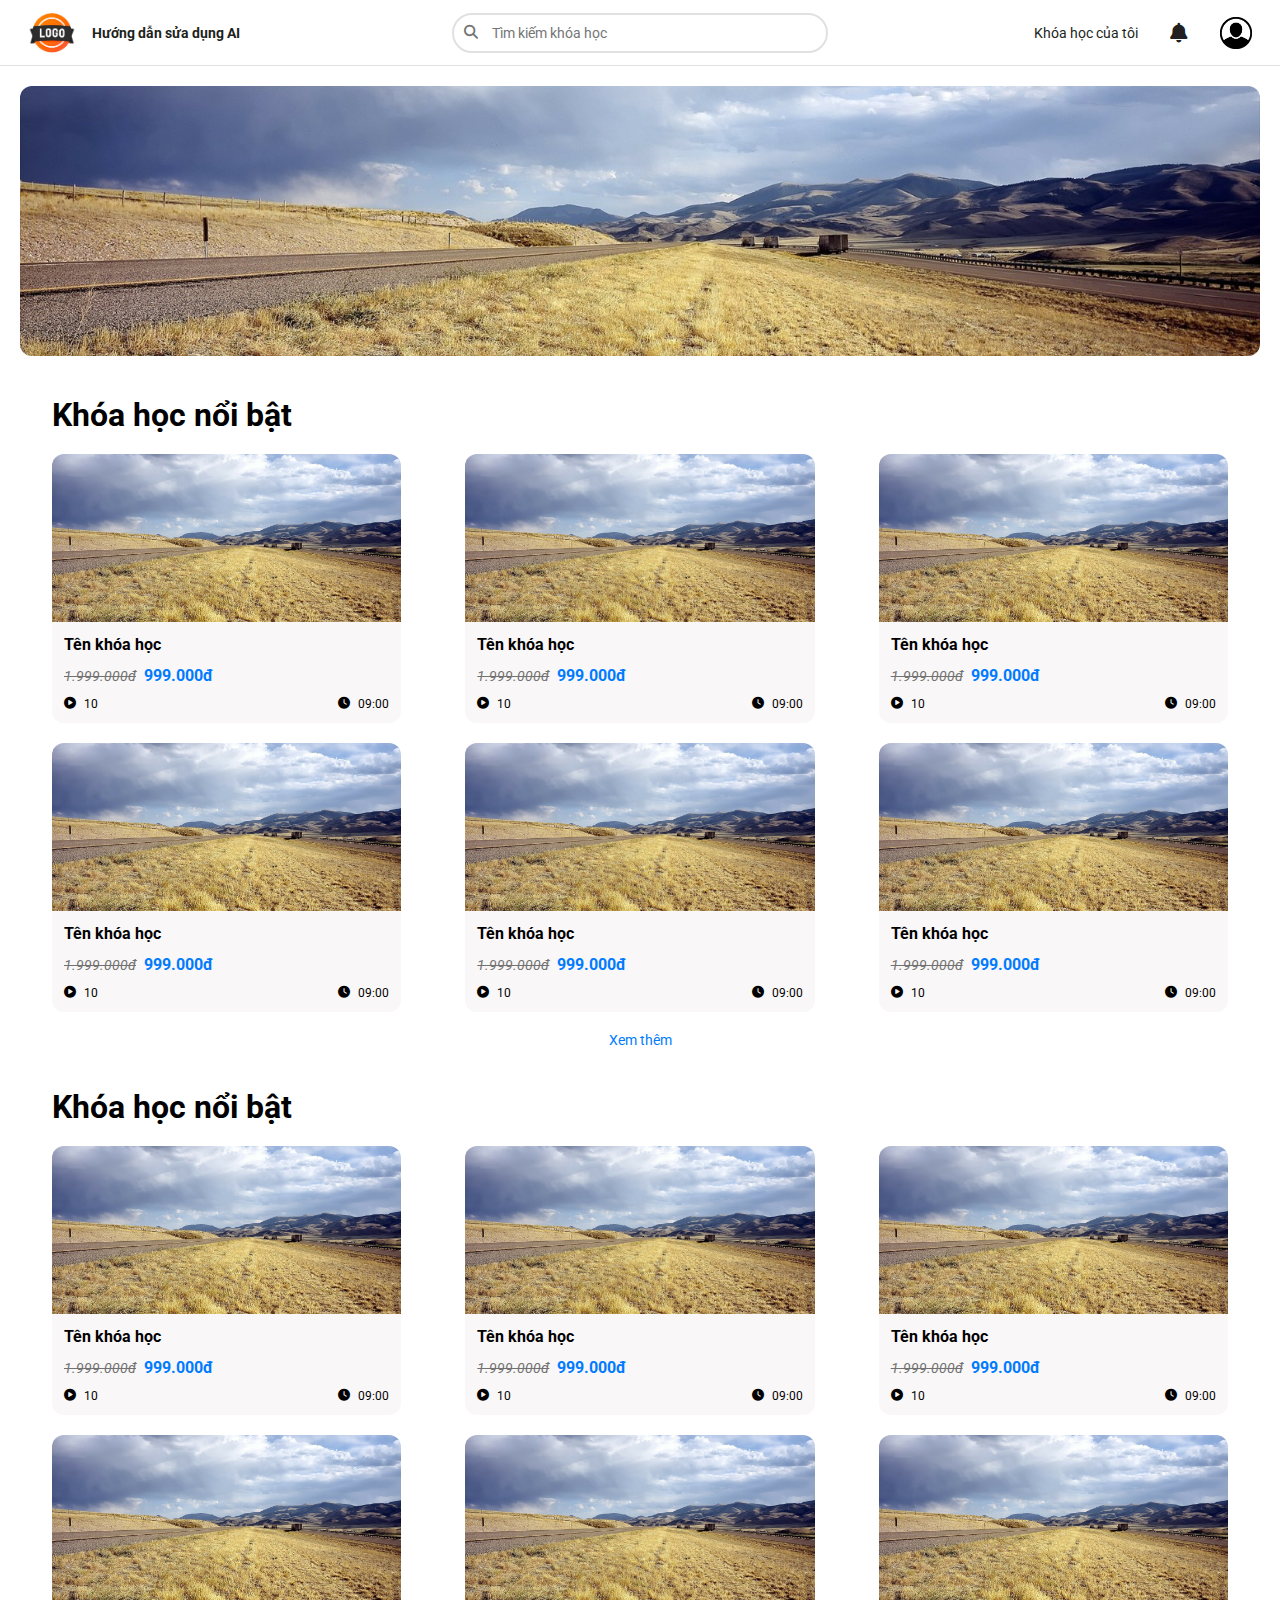
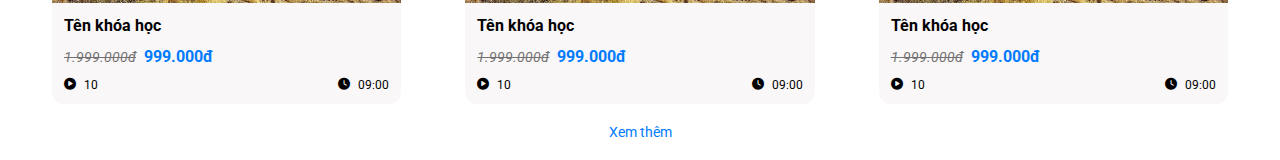
<file: src/index.html>
<!DOCTYPE html>
<html lang="en">
<head>
    <meta charset="UTF-8">
    <meta name="viewport" content="width=device-width, initial-scale=1.0">
    <title>Learning Management System</title>

    <!-- link font -->
    <link rel="preconnect" href="https://fonts.googleapis.com">
    <link rel="preconnect" href="https://fonts.gstatic.com" crossorigin>
    <link href="https://fonts.googleapis.com/css2?family=Roboto:ital,wght@0,100;0,300;0,400;0,500;0,700;0,900;1,100;1,300;1,400;1,500;1,700;1,900&display=swap" rel="stylesheet">

    <link rel="stylesheet" href="https://cdnjs.cloudflare.com/ajax/libs/font-awesome/6.5.1/css/all.min.css">
    <link rel="stylesheet" href="./assets/css/base.css">
    <link rel="stylesheet" href="./assets/css/style.css">
    <link rel="stylesheet" href="./assets/css/header.css">
    <link rel="stylesheet" href="./assets/responsive/indexResponsive.css">
</head>
<body>
    <header>
        <div class="header__left">
            <img src="./assets/img/logo.png" alt="logo">
            <h1>Hướng dẫn sửa dụng AI</h1>
        </div>
        <div class="header__center">
            <div class="header__search">
                <i class="fa-solid fa-magnifying-glass"></i>
                <input type="text" name="" id="search" placeholder="Tìm kiếm khóa học" aria-expanded="false" autocomplete="off">
                <div class="header__searchResults hidden">
                    <p>Kết quả tìm kiếm cho 'abc'</p>
                    <a href="#" class="header__searchResults--item">
                        <img src="./assets/img/logo.png" alt="">
                        <p>Khóa học ABC</p>
                    </a>
                </div>
            </div>
        </div>
        <div class="header__right">
            <div class="header__course">
                <button class="header__course--button cursor-pointer" aria-expanded="false">Khóa học của tôi</button>
                <div class="header__course--list hidden">
                    <div class="header__right--top">
                        <h6>Khóa học của tôi</h6>
                        <a href="#">Xem tất cả</a>
                    </div>
                    <div class="header__course--bottom">
                        <a class="header__course--item cursor-pointer">
                            <img src="./assets/img/yellow.jpg" alt="course">
                            <p>Khóa học ABC</p>
                        </a>
                        <a class="header__course--item cursor-pointer">
                            <img src="./assets/img/yellow.jpg" alt="course">
                            <p>Khóa học ABC</p>
                        </a>
                        <a class="header__course--item cursor-pointer">
                            <img src="./assets/img/yellow.jpg" alt="course">
                            <p>Khóa học ABC</p>
                        </a>
                    </div>
                </div>
            </div>
            <div class="header__noti">
                <i class="fa-solid fa-bell cursor-pointer"></i>
                <div class="header__noti--list hidden">
                    <div class="header__right--top">
                        <h6>Thông báo</h6>
                        <a href="#">Xem tất cả</a>
                    </div>
                    <div class="header__noti--bottom">
                        <a class="header__noti--item cursor-pointer">
                            <img src="./assets/img/logo.png" alt="course">
                            <p>Thông báo ABC</p>
                        </a>
                    </div>
                </div>
            </div>
            <div class="header__user">
                <img class="cursor-pointer" src="./assets/img/avt.png" alt="">
                <div class="header__user--menu hidden">
                    <div class="header__user--top">
                        <img class="cursor-pointer" src="./assets/img/avt.png" alt="">
                        <p>Nguyễn Văn A</p>
                    </div>
                    <hr>
                    <div class="header__user--bottom">
                        <a href="#">Tài khoản</a>
                        <a href="#">Quản lý</a>
                        <a href="#">Đăng xuất</a>
                    </div>
                </div>
            </div>
        </div>
    </header>

    <!-- CONTAINER -->
    <div class="container">
        <!-- SLIDER -->
        <div class="slider">
            <!-- <i class="fa-solid fa-chevron-left slider__arrow slider__arrowLeft"></i>
            <i class="fa-solid fa-chevron-right slider__arrow slider__arrowRight"></i> -->
            <div class="slider__list">
                <a href="1">
                    <img src="./assets/img/slider_1.jpg" alt="">
                </a>
                <a href="2">
                    <img src="./assets/img/slider_2.jpg" alt="">
                </a>
                <a href="3">
                    <img src="./assets/img/slider_3.jpg" alt="">
                </a>
            </div>
        </div>

        <!-- LIST COURSE -->
        <div class="listCourse">
            <h2>Khóa học nổi bật</h2>
            <div class="course__list">
                <div class="course__item">
                    <a href="#"><img src="./assets/img/slider_1.jpg" alt=""></a>
                    <div class="course__content">
                        <h3>Tên khóa học</h3>
                        <div class="course__price">
                            <p class="course__price--old">1.999.000đ</p>
                            <p class="course__price--new">999.000đ</p>
                            <!-- <p class="course__price--old">Miễn phí</p> -->
                        </div>
                        <div class="course__bottom">
                            <div>
                                <i class="fa-solid fa-circle-play"></i>
                                <p>10</p>
                            </div>
                            <div>
                                <i class="fa-solid fa-clock"></i>
                                <p>09:00</p>
                            </div>
                        </div>
                    </div>
                </div>
                <div class="course__item">
                    <a href="#"><img src="./assets/img/slider_1.jpg" alt=""></a>
                    <div class="course__content">
                        <h3>Tên khóa học</h3>
                        <div class="course__price">
                            <p class="course__price--old">1.999.000đ</p>
                            <p class="course__price--new">999.000đ</p>
                            <!-- <p class="course__price--old">Miễn phí</p> -->
                        </div>
                        <div class="course__bottom">
                            <div>
                                <i class="fa-solid fa-circle-play"></i>
                                <p>10</p>
                            </div>
                            <div>
                                <i class="fa-solid fa-clock"></i>
                                <p>09:00</p>
                            </div>
                        </div>
                    </div>
                </div>
                <div class="course__item">
                    <a href="#"><img src="./assets/img/slider_1.jpg" alt=""></a>
                    <div class="course__content">
                        <h3>Tên khóa học</h3>
                        <div class="course__price">
                            <p class="course__price--old">1.999.000đ</p>
                            <p class="course__price--new">999.000đ</p>
                            <!-- <p class="course__price--old">Miễn phí</p> -->
                        </div>
                        <div class="course__bottom">
                            <div>
                                <i class="fa-solid fa-circle-play"></i>
                                <p>10</p>
                            </div>
                            <div>
                                <i class="fa-solid fa-clock"></i>
                                <p>09:00</p>
                            </div>
                        </div>
                    </div>
                </div>
                <div class="course__item">
                    <a href="#"><img src="./assets/img/slider_1.jpg" alt=""></a>
                    <div class="course__content">
                        <h3>Tên khóa học</h3>
                        <div class="course__price">
                            <p class="course__price--old">1.999.000đ</p>
                            <p class="course__price--new">999.000đ</p>
                            <!-- <p class="course__price--old">Miễn phí</p> -->
                        </div>
                        <div class="course__bottom">
                            <div>
                                <i class="fa-solid fa-circle-play"></i>
                                <p>10</p>
                            </div>
                            <div>
                                <i class="fa-solid fa-clock"></i>
                                <p>09:00</p>
                            </div>
                        </div>
                    </div>
                </div>
                <div class="course__item">
                    <a href="#"><img src="./assets/img/slider_1.jpg" alt=""></a>
                    <div class="course__content">
                        <h3>Tên khóa học</h3>
                        <div class="course__price">
                            <p class="course__price--old">1.999.000đ</p>
                            <p class="course__price--new">999.000đ</p>
                            <!-- <p class="course__price--old">Miễn phí</p> -->
                        </div>
                        <div class="course__bottom">
                            <div>
                                <i class="fa-solid fa-circle-play"></i>
                                <p>10</p>
                            </div>
                            <div>
                                <i class="fa-solid fa-clock"></i>
                                <p>09:00</p>
                            </div>
                        </div>
                    </div>
                </div>
                <div class="course__item">
                    <a href="#"><img src="./assets/img/slider_1.jpg" alt=""></a>
                    <div class="course__content">
                        <h3>Tên khóa học</h3>
                        <div class="course__price">
                            <p class="course__price--old">1.999.000đ</p>
                            <p class="course__price--new">999.000đ</p>
                            <!-- <p class="course__price--old">Miễn phí</p> -->
                        </div>
                        <div class="course__bottom">
                            <div>
                                <i class="fa-solid fa-circle-play"></i>
                                <p>10</p>
                            </div>
                            <div>
                                <i class="fa-solid fa-clock"></i>
                                <p>09:00</p>
                            </div>
                        </div>
                    </div>
                </div>
            </div>
            <div class="course__more"><a href="#">Xem thêm</a></div>
        </div>
        <div class="listCourse">
            <h2>Khóa học nổi bật</h2>
            <div class="course__list">
                <div class="course__item">
                    <a href="#"><img src="./assets/img/slider_1.jpg" alt=""></a>
                    <div class="course__content">
                        <h3>Tên khóa học</h3>
                        <div class="course__price">
                            <p class="course__price--old">1.999.000đ</p>
                            <p class="course__price--new">999.000đ</p>
                            <!-- <p class="course__price--old">Miễn phí</p> -->
                        </div>
                        <div class="course__bottom">
                            <div>
                                <i class="fa-solid fa-circle-play"></i>
                                <p>10</p>
                            </div>
                            <div>
                                <i class="fa-solid fa-clock"></i>
                                <p>09:00</p>
                            </div>
                        </div>
                    </div>
                </div>
                <div class="course__item">
                    <a href="#"><img src="./assets/img/slider_1.jpg" alt=""></a>
                    <div class="course__content">
                        <h3>Tên khóa học</h3>
                        <div class="course__price">
                            <p class="course__price--old">1.999.000đ</p>
                            <p class="course__price--new">999.000đ</p>
                            <!-- <p class="course__price--old">Miễn phí</p> -->
                        </div>
                        <div class="course__bottom">
                            <div>
                                <i class="fa-solid fa-circle-play"></i>
                                <p>10</p>
                            </div>
                            <div>
                                <i class="fa-solid fa-clock"></i>
                                <p>09:00</p>
                            </div>
                        </div>
                    </div>
                </div>
                <div class="course__item">
                    <a href="#"><img src="./assets/img/slider_1.jpg" alt=""></a>
                    <div class="course__content">
                        <h3>Tên khóa học</h3>
                        <div class="course__price">
                            <p class="course__price--old">1.999.000đ</p>
                            <p class="course__price--new">999.000đ</p>
                            <!-- <p class="course__price--old">Miễn phí</p> -->
                        </div>
                        <div class="course__bottom">
                            <div>
                                <i class="fa-solid fa-circle-play"></i>
                                <p>10</p>
                            </div>
                            <div>
                                <i class="fa-solid fa-clock"></i>
                                <p>09:00</p>
                            </div>
                        </div>
                    </div>
                </div>
                <div class="course__item">
                    <a href="#"><img src="./assets/img/slider_1.jpg" alt=""></a>
                    <div class="course__content">
                        <h3>Tên khóa học</h3>
                        <div class="course__price">
                            <p class="course__price--old">1.999.000đ</p>
                            <p class="course__price--new">999.000đ</p>
                            <!-- <p class="course__price--old">Miễn phí</p> -->
                        </div>
                        <div class="course__bottom">
                            <div>
                                <i class="fa-solid fa-circle-play"></i>
                                <p>10</p>
                            </div>
                            <div>
                                <i class="fa-solid fa-clock"></i>
                                <p>09:00</p>
                            </div>
                        </div>
                    </div>
                </div>
                <div class="course__item">
                    <a href="#"><img src="./assets/img/slider_1.jpg" alt=""></a>
                    <div class="course__content">
                        <h3>Tên khóa học</h3>
                        <div class="course__price">
                            <p class="course__price--old">1.999.000đ</p>
                            <p class="course__price--new">999.000đ</p>
                            <!-- <p class="course__price--old">Miễn phí</p> -->
                        </div>
                        <div class="course__bottom">
                            <div>
                                <i class="fa-solid fa-circle-play"></i>
                                <p>10</p>
                            </div>
                            <div>
                                <i class="fa-solid fa-clock"></i>
                                <p>09:00</p>
                            </div>
                        </div>
                    </div>
                </div>
                <div class="course__item">
                    <a href="#"><img src="./assets/img/slider_1.jpg" alt=""></a>
                    <div class="course__content">
                        <h3>Tên khóa học</h3>
                        <div class="course__price">
                            <p class="course__price--old">1.999.000đ</p>
                            <p class="course__price--new">999.000đ</p>
                            <!-- <p class="course__price--old">Miễn phí</p> -->
                        </div>
                        <div class="course__bottom">
                            <div>
                                <i class="fa-solid fa-circle-play"></i>
                                <p>10</p>
                            </div>
                            <div>
                                <i class="fa-solid fa-clock"></i>
                                <p>09:00</p>
                            </div>
                        </div>
                    </div>
                </div>
            </div>
            <div class="course__more"><a href="#">Xem thêm</a></div>
        </div>
    </div>

    <footer></footer>

    <script src="./assets/js/index.js"></script>
    <script src="./assets/js/header.js"></script>
</body>
</html>
</file>
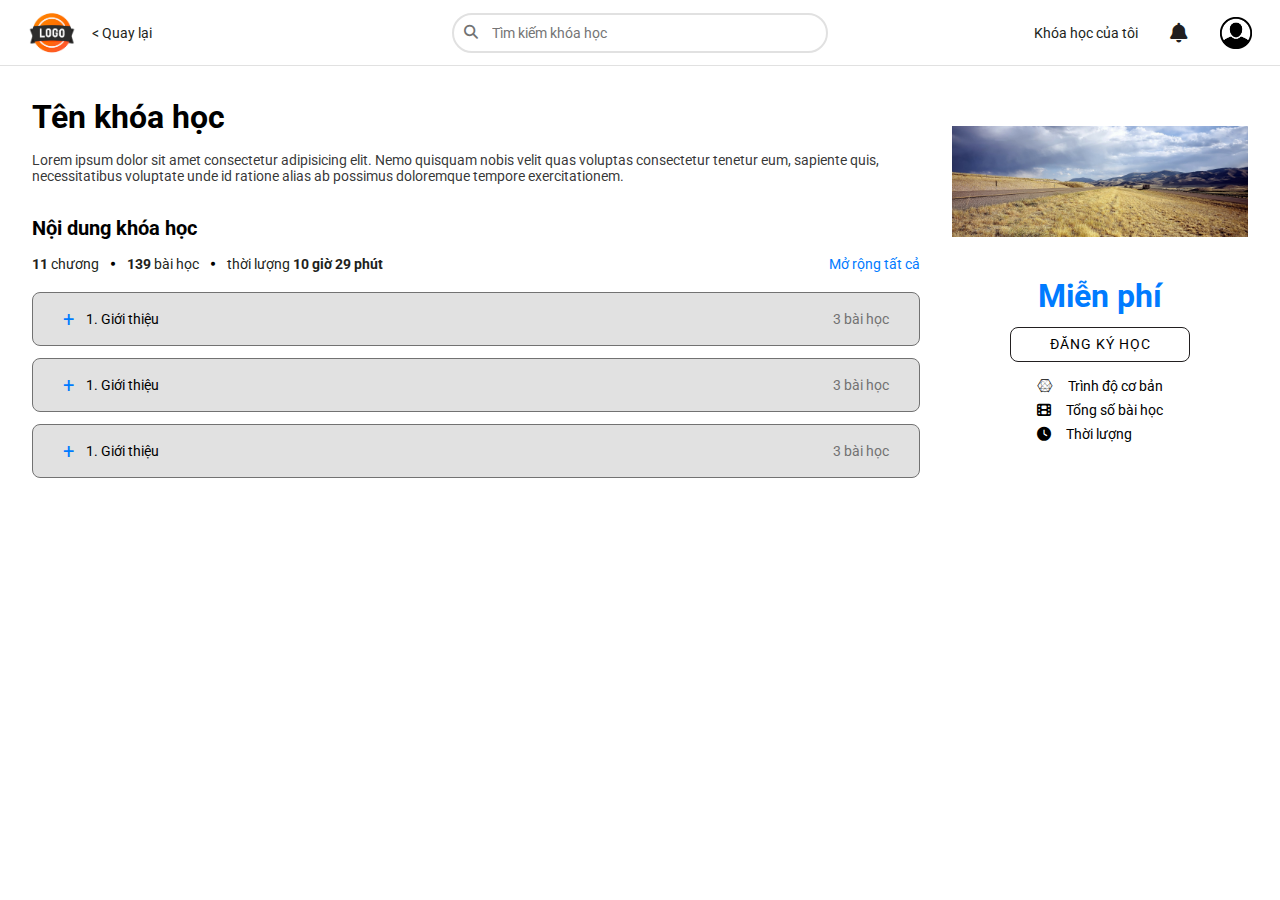
<file: src/course.html>
<!DOCTYPE html>
<html lang="en">
<head>
    <meta charset="UTF-8">
    <meta name="viewport" content="width=device-width, initial-scale=1.0">
    <title>Document</title>

    <!-- link font -->
    <link rel="preconnect" href="https://fonts.googleapis.com">
    <link rel="preconnect" href="https://fonts.gstatic.com" crossorigin>
    <link href="https://fonts.googleapis.com/css2?family=Roboto:ital,wght@0,100;0,300;0,400;0,500;0,700;0,900;1,100;1,300;1,400;1,500;1,700;1,900&display=swap" rel="stylesheet">

    <link rel="stylesheet" href="https://cdnjs.cloudflare.com/ajax/libs/font-awesome/6.5.1/css/all.min.css">
    <link rel="stylesheet" href="./assets/css/base.css">
    <link rel="stylesheet" href="./assets/css/course.css">
    <link rel="stylesheet" href="./assets/css/header.css">
</head>
<body>
    <header>
        <div class="header__left">
            <img src="./assets/img/logo.png" alt="logo">
            <a href="./index.html">&#60; Quay lại</a>
        </div>
        <div class="header__center">
            <div class="header__search">
                <i class="fa-solid fa-magnifying-glass"></i>
                <input type="text" name="" id="search" placeholder="Tìm kiếm khóa học" aria-expanded="false" autocomplete="off">
                <div class="header__searchResults hidden">
                    <p>Kết quả tìm kiếm cho 'abc'</p>
                    <a href="#" class="header__searchResults--item">
                        <img src="./assets/img/logo.png" alt="">
                        <p>Khóa học ABC</p>
                    </a>
                </div>
            </div>
        </div>
        <div class="header__right">
            <div class="header__course">
                <button class="header__course--button cursor-pointer" aria-expanded="false">Khóa học của tôi</button>
                <div class="header__course--list hidden">
                    <div class="header__right--top">
                        <h6>Khóa học của tôi</h6>
                        <a href="#">Xem tất cả</a>
                    </div>
                    <div class="header__course--bottom">
                        <a class="header__course--item cursor-pointer">
                            <img src="./assets/img/yellow.jpg" alt="course">
                            <p>Khóa học ABC</p>
                        </a>
                        <a class="header__course--item cursor-pointer">
                            <img src="./assets/img/yellow.jpg" alt="course">
                            <p>Khóa học ABC</p>
                        </a>
                        <a class="header__course--item cursor-pointer">
                            <img src="./assets/img/yellow.jpg" alt="course">
                            <p>Khóa học ABC</p>
                        </a>
                    </div>
                </div>
            </div>
            <div class="header__noti">
                <i class="fa-solid fa-bell cursor-pointer"></i>
                <div class="header__noti--list hidden">
                    <div class="header__right--top">
                        <h6>Thông báo</h6>
                        <a href="#">Xem tất cả</a>
                    </div>
                    <div class="header__noti--bottom">
                        <a class="header__noti--item cursor-pointer">
                            <img src="./assets/img/logo.png" alt="course">
                            <p>Thông báo ABC</p>
                        </a>
                    </div>
                </div>
            </div>
            <div class="header__user">
                <img class="cursor-pointer" src="./assets/img/avt.png" alt="">
                <div class="header__user--menu hidden">
                    <div class="header__user--top">
                        <img class="cursor-pointer" src="./assets/img/avt.png" alt="">
                        <p>Nguyễn Văn A</p>
                    </div>
                    <hr>
                    <div class="header__user--bottom">
                        <a href="#">Tài khoản</a>
                        <a href="#">Quản lý</a>
                        <a href="#">Đăng xuất</a>
                    </div>
                </div>
            </div>
        </div>
    </header>

    <div class="container-course">
        <!-- COURSE LEFT -->
        <div class="course__left">
            <div class="course__info">
                <h1>Tên khóa học</h1>
                <p>Lorem ipsum dolor sit amet consectetur adipisicing elit. Nemo quisquam nobis velit quas voluptas consectetur tenetur eum, sapiente quis, necessitatibus voluptate unde id ratione alias ab possimus doloremque tempore exercitationem.</p>
            </div>
            <div class="course__content">
                <h2>Nội dung khóa học</h2>
                <div class="course__overview">
                    <div class="course__overview--left">
                        <p><strong>11</strong> chương</p>
                        <i class="fa-solid fa-circle"></i>
                        <p><strong>139</strong> bài học</p>
                        <i class="fa-solid fa-circle"></i>
                        <p>thời lượng <strong>10 giờ 29 phút</strong></p>
                    </div>
                    <div class="course__overview--right">
                        <p>Mở rộng tất cả</p>
                    </div>
                </div>
                <div class="course__curriculum">
                    <div class="course__section">
                        <div class="course__section--name cursor-pointer" aria-expanded="false">
                            <div style="display: flex; align-items: center;">
                                <p class="course__status">+</p>
                                <p>1. Giới thiệu</p>
                            </div>
                            <div><span>3 bài học</span></div>
                        </div>
                        <div class="course__lessons" hidden>
                            <div class="course__lesson--item">
                                <div style="display: flex;">
                                    <!-- neu bai hoc la video thi dung icon nay -->
                                    <i class="fa-solid fa-play"></i>
                                    <!-- neu bai hoc la van ban thi dung icon nay -->
                                    <!-- <i class="fa-solid fa-clipboard"></i> -->
                                    <p>1. Giới thiệu khóa học</p>
                                </div>
                                <div><span>01:03</span></div>
                            </div>
                        </div>
                    </div>
                    <div class="course__section">
                        <div class="course__section--name cursor-pointer" aria-expanded="false">
                            <div style="display: flex; align-items: center;">
                                <p class="course__status">+</p>
                                <p>1. Giới thiệu</p>
                            </div>
                            <div><span>3 bài học</span></div>
                        </div>
                        <div class="course__lessons" hidden>
                            <div class="course__lesson--item">
                                <div style="display: flex;">
                                    <!-- neu bai hoc la video thi dung icon nay -->
                                    <i class="fa-solid fa-play"></i>
                                    <!-- neu bai hoc la van ban thi dung icon nay -->
                                    <!-- <i class="fa-solid fa-clipboard"></i> -->
                                    <p>1. Giới thiệu khóa học</p>
                                </div>
                                <div><span>01:03</span></div>
                            </div>
                        </div>
                    </div>
                    <div class="course__section">
                        <div class="course__section--name cursor-pointer" aria-expanded="false">
                            <div style="display: flex; align-items: center;">
                                <p class="course__status">+</p>
                                <p>1. Giới thiệu</p>
                            </div>
                            <div><span>3 bài học</span></div>
                        </div>
                        <div class="course__lessons" hidden>
                            <div class="course__lesson--item">
                                <div style="display: flex;">
                                    <!-- neu bai hoc la video thi dung icon nay -->
                                    <i class="fa-solid fa-play"></i>
                                    <!-- neu bai hoc la van ban thi dung icon nay -->
                                    <!-- <i class="fa-solid fa-clipboard"></i> -->
                                    <p>1. Giới thiệu khóa học</p>
                                </div>
                                <div><span>01:03</span></div>
                            </div>
                            <div class="course__lesson--item">
                                <div style="display: flex;">
                                    <!-- neu bai hoc la video thi dung icon nay -->
                                    <i class="fa-solid fa-play"></i>
                                    <!-- neu bai hoc la van ban thi dung icon nay -->
                                    <!-- <i class="fa-solid fa-clipboard"></i> -->
                                    <p>1. Giới thiệu khóa học</p>
                                </div>
                                <div><span>01:03</span></div>
                            </div>
                            <div class="course__lesson--item">
                                <div style="display: flex;">
                                    <!-- neu bai hoc la video thi dung icon nay -->
                                    <!-- <i class="fa-solid fa-play"></i> -->
                                    <!-- neu bai hoc la van ban thi dung icon nay -->
                                    <i class="fa-solid fa-clipboard"></i>
                                    <p>1. Giới thiệu khóa học</p>
                                </div>
                                <div><span>01:03</span></div>
                            </div>
                        </div>
                    </div>
                </div>
            </div>
        </div>

        <!-- COURSE LEFT -->
        <div class="course__right">
            <div class="course__img" style="background-image: url('./assets/img/slider_1.jpg');"></div>
            <h2>Miễn phí</h2>
            <input type="submit" value="ĐĂNG KÝ HỌC" class="cursor-pointer">
            <div class="course__right--about">
                <p><i class="fa-brands fa-connectdevelop"></i> Trình độ cơ bản</p>
                <p><i class="fa-solid fa-film"></i> Tổng số bài học</p>
                <p><i class="fa-solid fa-clock"></i> Thời lượng</p>
            </div>
        </div>
    </div>

    <footer></footer>

    <script src="./assets/js/course.js"></script>
    <script src="./assets/js/header.js"></script>
</body>
</html>
</file>
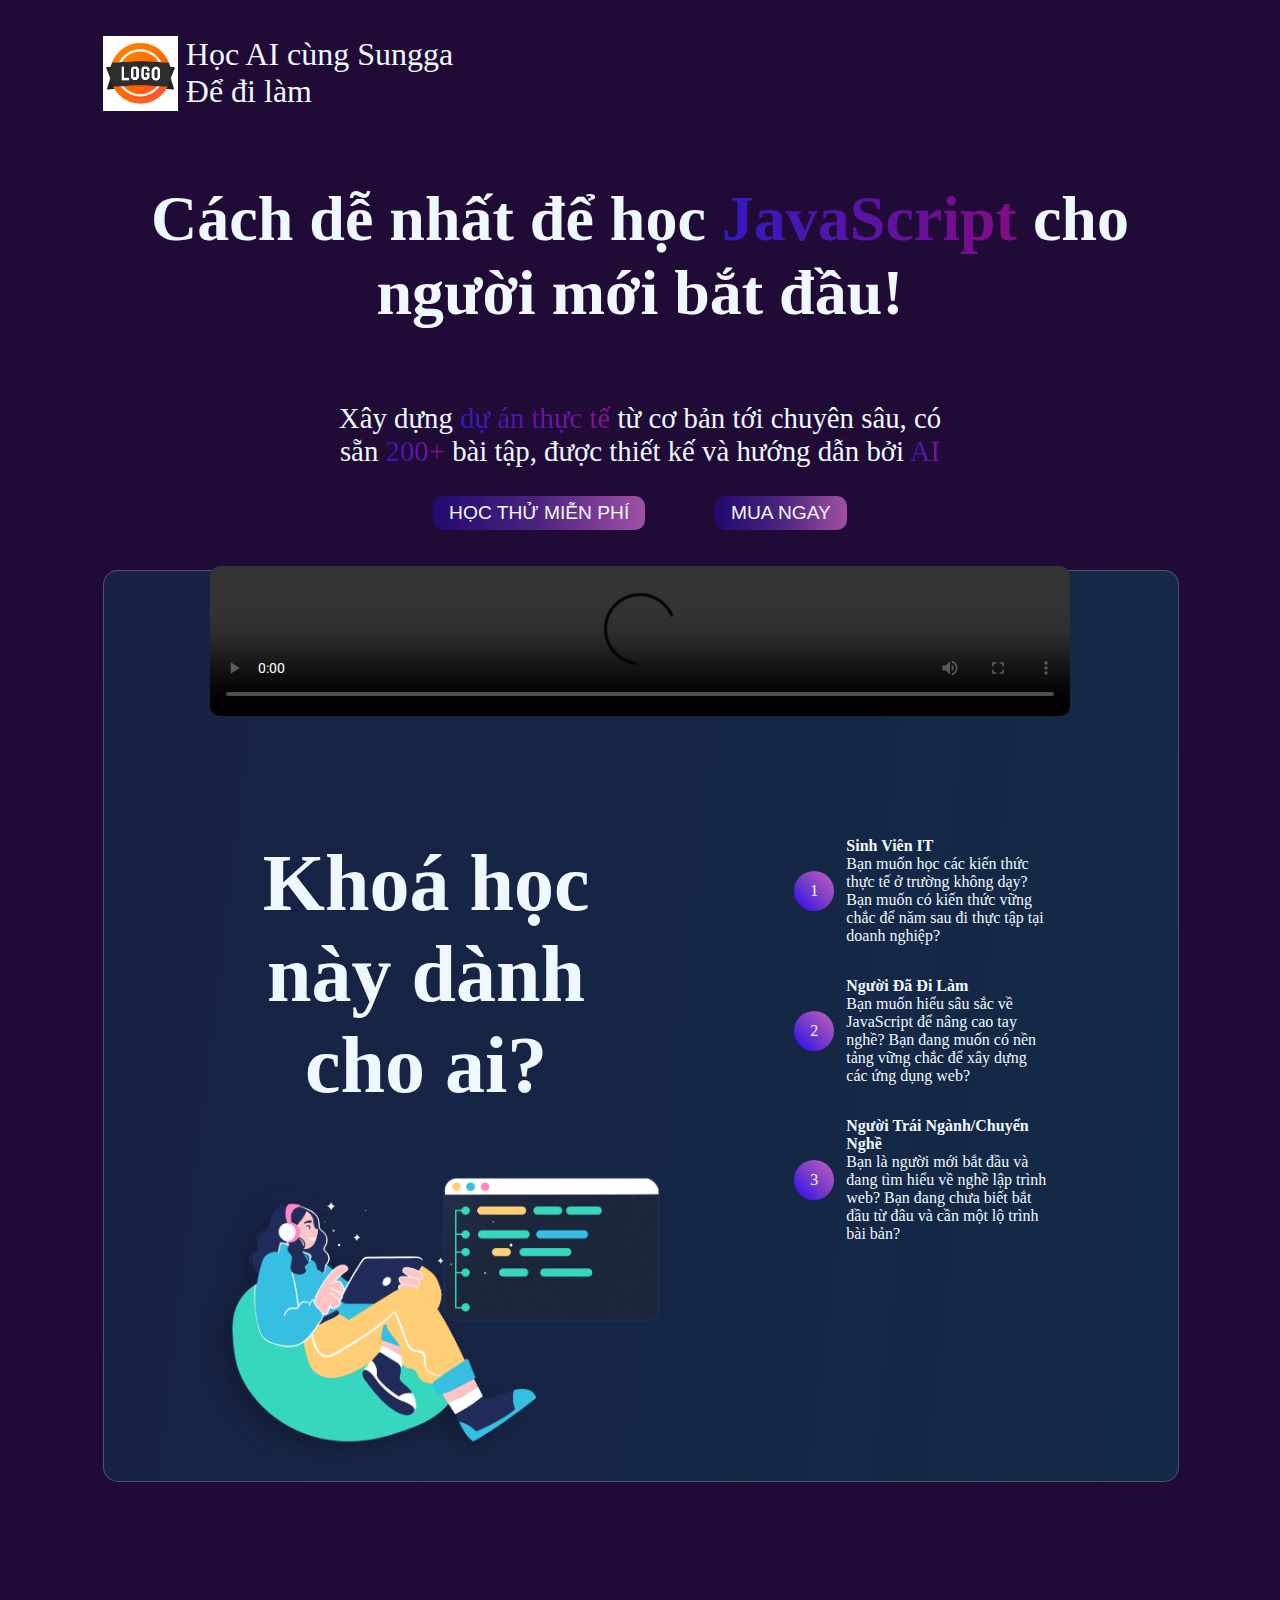
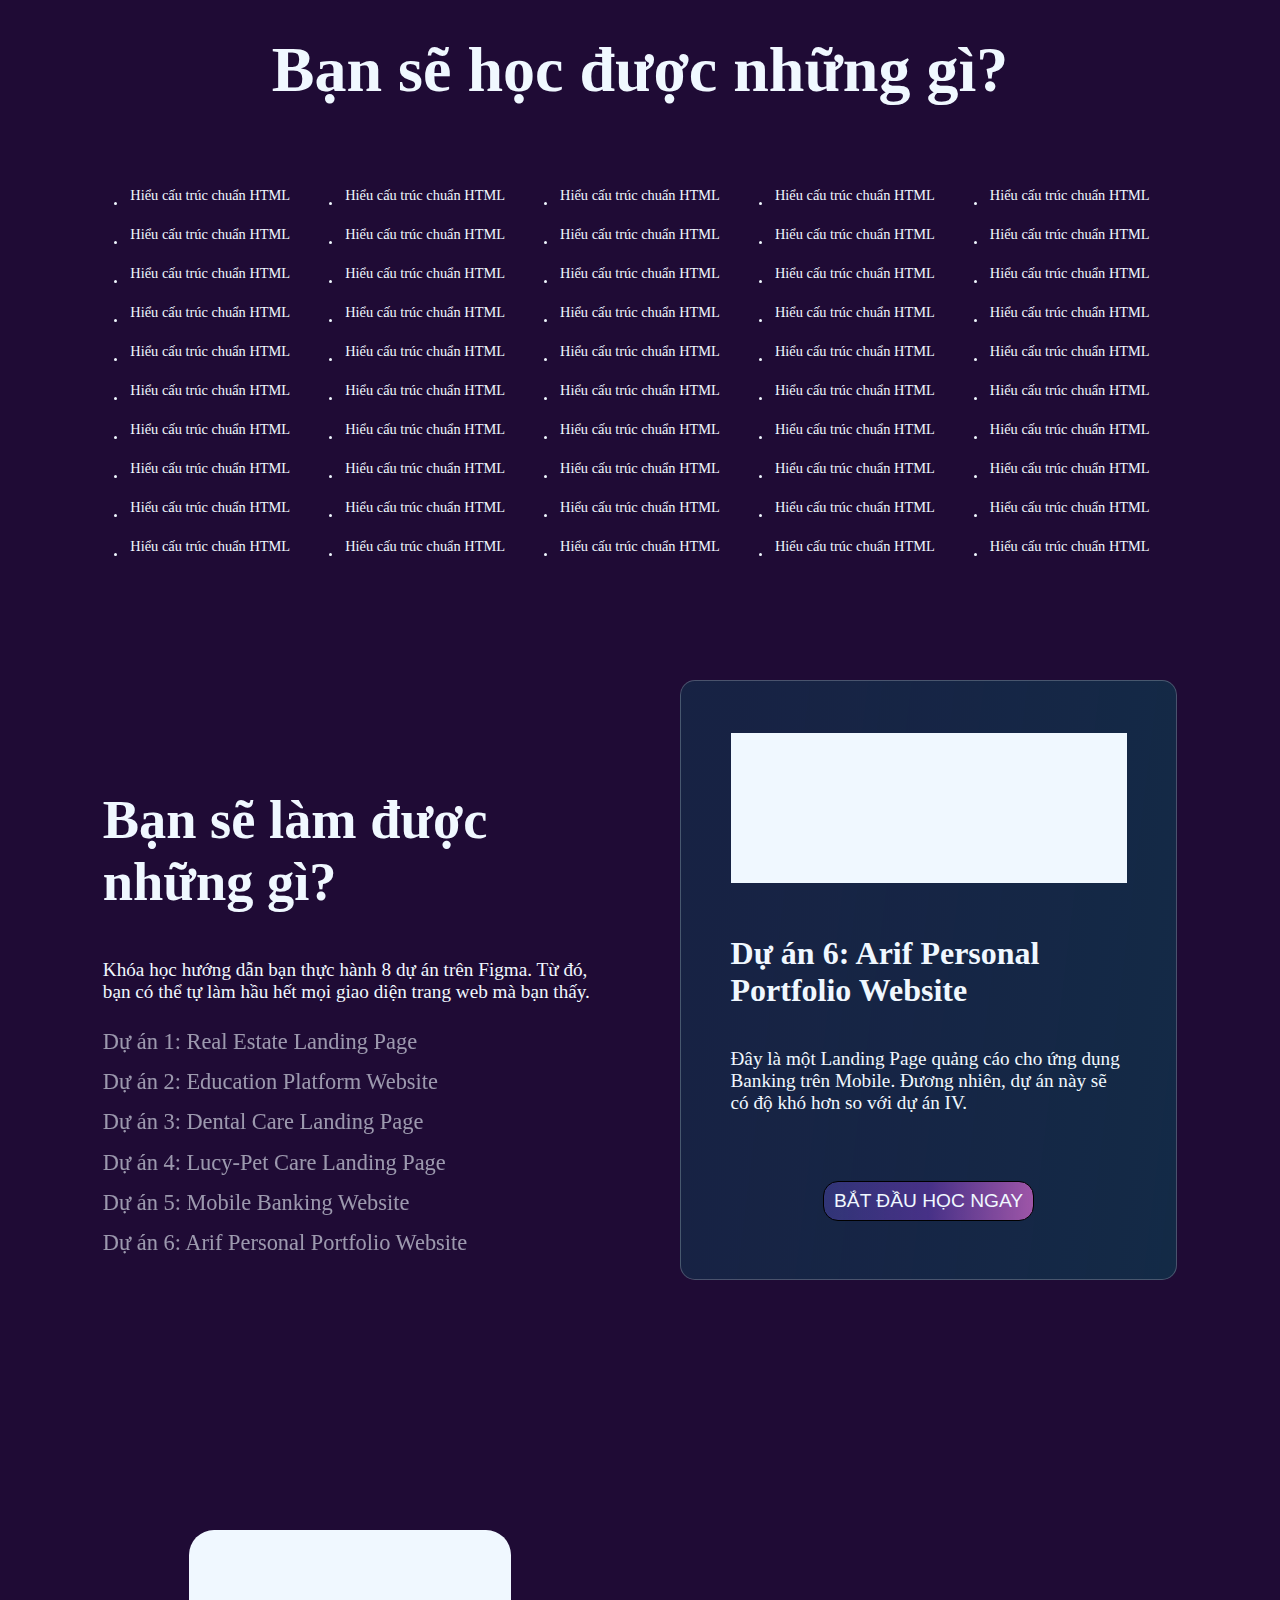
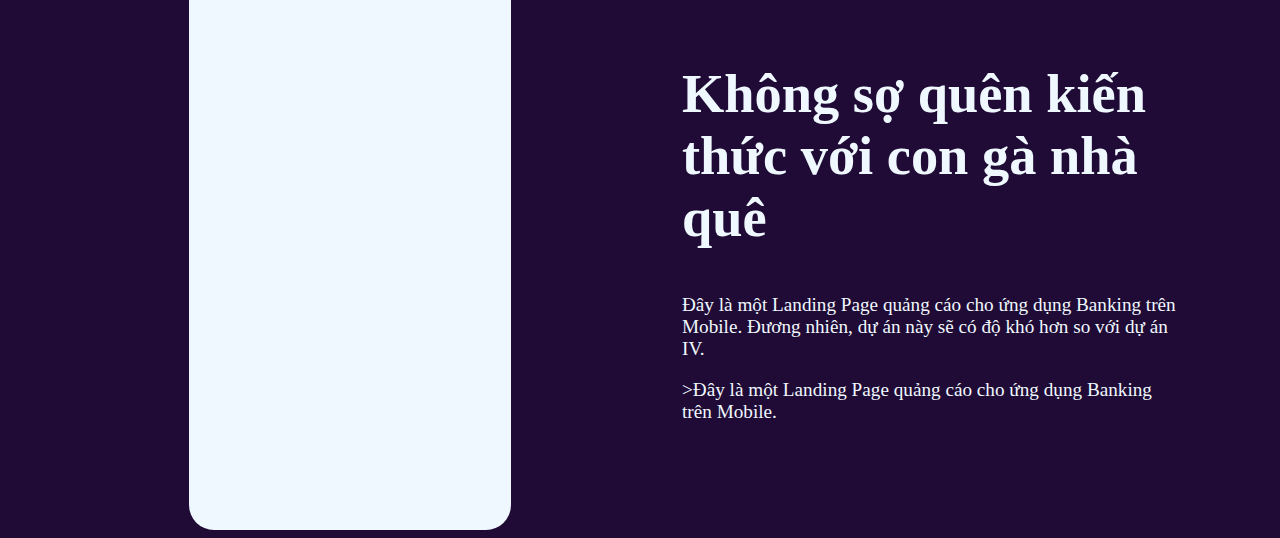
<file: src/DescribePage.html>
<!DOCTYPE html>
<html lang="en">
<head>
    <meta charset="UTF-8">
    <meta name="viewport" content="width=device-width, initial-scale=1.0">
    <title>Document</title>
    <!-- link font -->
    <link rel="preconnect" href="https://fonts.googleapis.com">
    <link rel="preconnect" href="https://fonts.gstatic.com" crossorigin>
    <link href="https://fonts.googleapis.com/css2?family=Roboto:ital,wght@0,100;0,300;0,400;0,500;0,700;0,900;1,100;1,300;1,400;1,500;1,700;1,900&display=swap" rel="stylesheet">

    <link rel="stylesheet" href="https://cdnjs.cloudflare.com/ajax/libs/font-awesome/6.5.1/css/all.min.css">
    <link rel="stylesheet" href="./assets/css/describe.css">
</head>
<body>
    <div id="Container">
        <div class="describe">
            <div class="describe__logo mrg-t-28">
                <img src="./assets/img/logo.png" alt="">
                <div class="logo__slogan">
                    <p>Học AI cùng Sungga</p>
                    <p>Để đi làm</p>
                </div>
            </div>
            <div class="describe__guide mrg-t-28">
                <div class="describe__title"><h1>Cách dễ nhất để học <span>JavaScript</span> cho người mới bắt đầu!</h1></div>
            </div>
            <div class="describe__prominent"><p>Xây dựng <span> dự án thực tế </span> từ cơ bản tới chuyên sâu, có sẵn <span> 200+ </span> bài tập, được thiết kế và hướng dẫn bởi <span> AI </span></p></div> 
            <div class="describe__btn">
                <button><a href="">Học thử miễn phí</a></button>
                <button><a href="">Mua ngay</a></button>
            </div>
            <div class="describe__video">
                <video src="https://www.youtube.com/watch?v=nMNIjvXcki0&t=1812s" width="100%" height="autocomplete" controls></video>
            </div>
        </div>

        <div class="object">
            <div class="object__title">
                <h2>Khoá học này dành cho ai?</h2>
                <img src="./assets/img/object3.png" alt="">
            </div>
            <div class="object__content">
                <div class ="content__audience">
                    <div>1</div>
                    <p>
                        <strong>Sinh Viên IT</strong>  
                        <br>
                        Bạn muốn học các kiến thức thực tế ở trường không dạy? Bạn muốn có kiến thức vững chắc để năm sau đi thực tập tại doanh nghiệp?
                    </p>
                </div>
                <div class ="content__audience">
                    <div>2</div>
                    <p>
                        <strong>Người Đã Đi Làm</strong>  
                        <br>
                        Bạn muốn hiểu sâu sắc về JavaScript để nâng cao tay nghề? Bạn đang muốn có nền tảng vững chắc để xây dựng các ứng dụng web?
                    </p>
                </div>
                <div class ="content__audience">
                    <div>3</div>
                    <p>
                        <strong>Người Trái Ngành/Chuyển Nghề</strong>  
                        <br>
                        Bạn là người mới bắt đầu và đang tìm hiểu về nghề lập trình web? Bạn đang chưa biết bắt đầu từ đâu và cần một lộ trình bài bản?
                    </p>
                </div>
            </div>
        </div>

        <div class="benifit">
            <h2>Bạn sẽ học được những gì?</h2>
            <div class="benifit__detail">
                <ul>
                    <li>Hiểu cấu trúc chuẩn HTML</li>
                    <li>Hiểu cấu trúc chuẩn HTML</li>
                    <li>Hiểu cấu trúc chuẩn HTML</li>
                    <li>Hiểu cấu trúc chuẩn HTML</li>
                    <li>Hiểu cấu trúc chuẩn HTML</li>
                    <li>Hiểu cấu trúc chuẩn HTML</li>
                    <li>Hiểu cấu trúc chuẩn HTML</li>
                    <li>Hiểu cấu trúc chuẩn HTML</li>
                    <li>Hiểu cấu trúc chuẩn HTML</li>
                    <li>Hiểu cấu trúc chuẩn HTML</li>
                </ul>

                <ul>
                    <li>Hiểu cấu trúc chuẩn HTML</li>
                    <li>Hiểu cấu trúc chuẩn HTML</li>
                    <li>Hiểu cấu trúc chuẩn HTML</li>
                    <li>Hiểu cấu trúc chuẩn HTML</li>
                    <li>Hiểu cấu trúc chuẩn HTML</li>
                    <li>Hiểu cấu trúc chuẩn HTML</li>
                    <li>Hiểu cấu trúc chuẩn HTML</li>
                    <li>Hiểu cấu trúc chuẩn HTML</li>
                    <li>Hiểu cấu trúc chuẩn HTML</li>
                    <li>Hiểu cấu trúc chuẩn HTML</li>
                </ul>

                <ul>
                    <li>Hiểu cấu trúc chuẩn HTML</li>
                    <li>Hiểu cấu trúc chuẩn HTML</li>
                    <li>Hiểu cấu trúc chuẩn HTML</li>
                    <li>Hiểu cấu trúc chuẩn HTML</li>
                    <li>Hiểu cấu trúc chuẩn HTML</li>
                    <li>Hiểu cấu trúc chuẩn HTML</li>
                    <li>Hiểu cấu trúc chuẩn HTML</li>
                    <li>Hiểu cấu trúc chuẩn HTML</li>
                    <li>Hiểu cấu trúc chuẩn HTML</li>
                    <li>Hiểu cấu trúc chuẩn HTML</li>
                </ul>

                <ul>
                    <li>Hiểu cấu trúc chuẩn HTML</li>
                    <li>Hiểu cấu trúc chuẩn HTML</li>
                    <li>Hiểu cấu trúc chuẩn HTML</li>
                    <li>Hiểu cấu trúc chuẩn HTML</li>
                    <li>Hiểu cấu trúc chuẩn HTML</li>
                    <li>Hiểu cấu trúc chuẩn HTML</li>
                    <li>Hiểu cấu trúc chuẩn HTML</li>
                    <li>Hiểu cấu trúc chuẩn HTML</li>
                    <li>Hiểu cấu trúc chuẩn HTML</li>
                    <li>Hiểu cấu trúc chuẩn HTML</li>
                </ul>

                <ul>
                    <li>Hiểu cấu trúc chuẩn HTML</li>
                    <li>Hiểu cấu trúc chuẩn HTML</li>
                    <li>Hiểu cấu trúc chuẩn HTML</li>
                    <li>Hiểu cấu trúc chuẩn HTML</li>
                    <li>Hiểu cấu trúc chuẩn HTML</li>
                    <li>Hiểu cấu trúc chuẩn HTML</li>
                    <li>Hiểu cấu trúc chuẩn HTML</li>
                    <li>Hiểu cấu trúc chuẩn HTML</li>
                    <li>Hiểu cấu trúc chuẩn HTML</li>
                    <li>Hiểu cấu trúc chuẩn HTML</li>
                </ul>

            </div>
            
        </div>

        <div class="uses">
            <div class="uses--left">
                <h2>Bạn sẽ làm được những gì?</h2>
                <p>Khóa học hướng dẫn bạn thực hành 8 dự án trên Figma. Từ đó, bạn có thể tự làm hầu hết mọi giao diện trang web mà bạn thấy.</p>

                <ul>
                    <li>Dự án 1: Real Estate Landing Page</li>
                    <li>Dự án 2: Education Platform Website</li>
                    <li>Dự án 3: Dental Care Landing Page</li>
                    <li>Dự án 4: Lucy-Pet Care Landing Page</li>
                    <li>Dự án 5: Mobile Banking Website</li>
                    <li>Dự án 6: Arif Personal Portfolio Website</li>
                </ul>
            </div>

            <div class="uses--right">
                <video src=""></video>
                <h3>Dự án 6: Arif Personal Portfolio Website</h3>
                <p>Đây là một Landing Page quảng cáo cho ứng dụng Banking trên Mobile. Đương nhiên, dự án này sẽ có độ khó hơn so với dự án IV.</p>
                <button><a href="#">BẮT ĐẦU HỌC NGAY</a></button>
            </div>
        </div>

        <div class="knowledge">
            <div class="knowledge--left">
            <video src=""></video>
            </div>

            <div class="knowledge--right">
                <h2>Không sợ quên kiến thức với con gà nhà quê</h2>
                <p>Đây là một Landing Page quảng cáo cho ứng dụng Banking trên Mobile. Đương nhiên, dự án này sẽ có độ khó hơn so với dự án IV.</p>
                <p>>Đây là một Landing Page quảng cáo cho ứng dụng Banking trên Mobile.</p>
            </div>
        </div>
    </div>
</body>
</html>
</file>
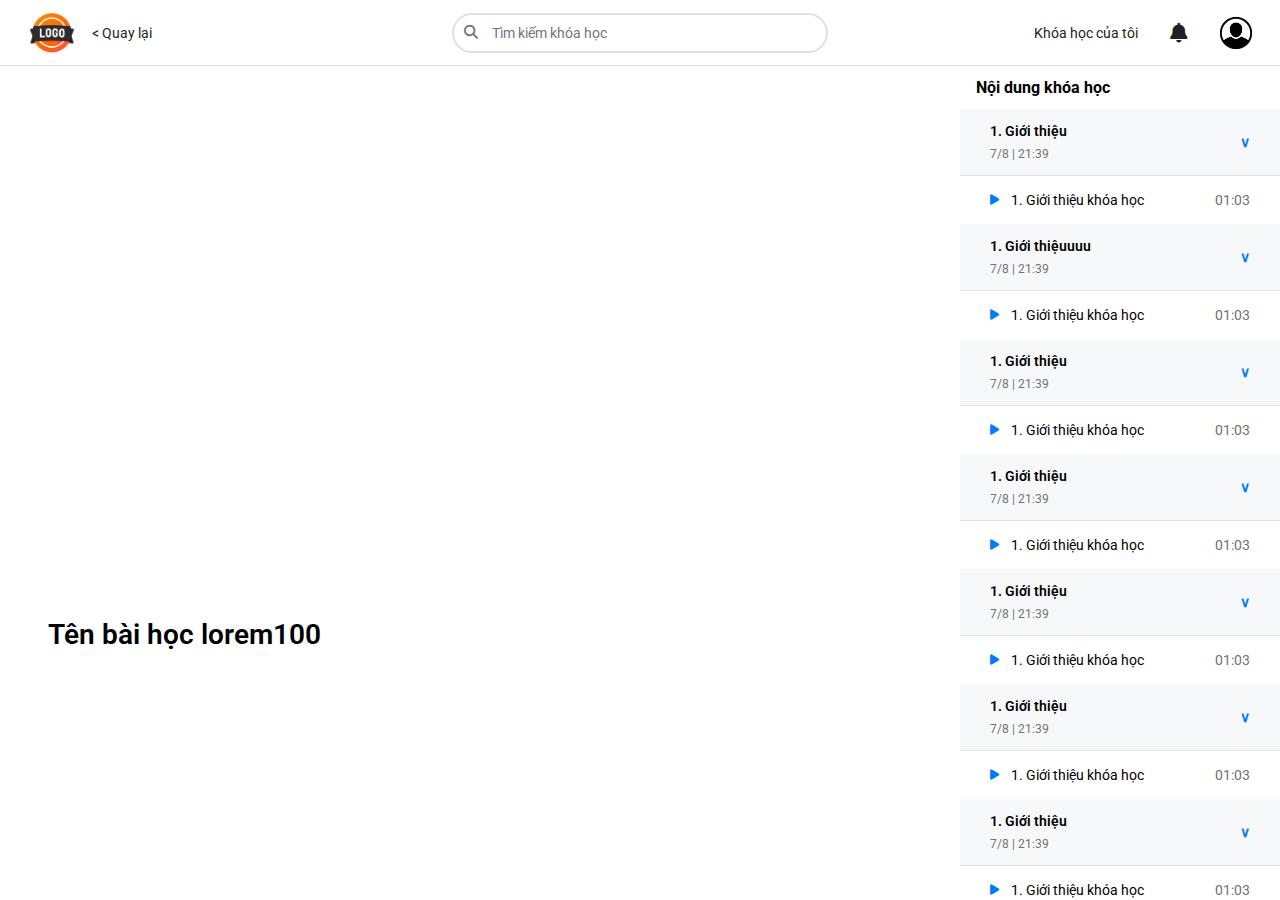
<file: src/learning.html>
<!DOCTYPE html>
<html lang="en">
<head>
    <meta charset="UTF-8">
    <meta name="viewport" content="width=device-width, initial-scale=1.0">
    <title>Document</title>

    <!-- link font -->
    <link rel="preconnect" href="https://fonts.googleapis.com">
    <link rel="preconnect" href="https://fonts.gstatic.com" crossorigin>
    <link href="https://fonts.googleapis.com/css2?family=Roboto:ital,wght@0,100;0,300;0,400;0,500;0,700;0,900;1,100;1,300;1,400;1,500;1,700;1,900&display=swap" rel="stylesheet">

    <link rel="stylesheet" href="https://cdnjs.cloudflare.com/ajax/libs/font-awesome/6.5.1/css/all.min.css">
    <link rel="stylesheet" href="./assets/css/base.css">
    <link rel="stylesheet" href="./assets/css/learning.css">
    <link rel="stylesheet" href="./assets/css/header.css">
</head>
<body>
    <header>
        <div class="header__left">
            <img src="./assets/img/logo.png" alt="logo">
            <a href="./index.html">&#60; Quay lại</a>
        </div>
        <div class="header__center">
            <div class="header__search">
                <i class="fa-solid fa-magnifying-glass"></i>
                <input type="text" name="" id="search" placeholder="Tìm kiếm khóa học" aria-expanded="false" autocomplete="off">
                <div class="header__searchResults hidden">
                    <p>Kết quả tìm kiếm cho 'abc'</p>
                    <a href="#" class="header__searchResults--item">
                        <img src="./assets/img/logo.png" alt="">
                        <p>Khóa học ABC</p>
                    </a>
                </div>
            </div>
        </div>
        <div class="header__right">
            <div class="header__course">
                <button class="header__course--button cursor-pointer" aria-expanded="false">Khóa học của tôi</button>
                <div class="header__course--list hidden">
                    <div class="header__right--top">
                        <h6>Khóa học của tôi</h6>
                        <a href="#">Xem tất cả</a>
                    </div>
                    <div class="header__course--bottom">
                        <a class="header__course--item cursor-pointer">
                            <img src="./assets/img/yellow.jpg" alt="course">
                            <p>Khóa học ABC</p>
                        </a>
                        <a class="header__course--item cursor-pointer">
                            <img src="./assets/img/yellow.jpg" alt="course">
                            <p>Khóa học ABC</p>
                        </a>
                        <a class="header__course--item cursor-pointer">
                            <img src="./assets/img/yellow.jpg" alt="course">
                            <p>Khóa học ABC</p>
                        </a>
                    </div>
                </div>
            </div>
            <div class="header__noti">
                <i class="fa-solid fa-bell cursor-pointer"></i>
                <div class="header__noti--list hidden">
                    <div class="header__right--top">
                        <h6>Thông báo</h6>
                        <a href="#">Xem tất cả</a>
                    </div>
                    <div class="header__noti--bottom">
                        <a class="header__noti--item cursor-pointer">
                            <img src="./assets/img/logo.png" alt="course">
                            <p>Thông báo ABC</p>
                        </a>
                    </div>
                </div>
            </div>
            <div class="header__user">
                <img class="cursor-pointer" src="./assets/img/avt.png" alt="">
                <div class="header__user--menu hidden">
                    <div class="header__user--top">
                        <img class="cursor-pointer" src="./assets/img/avt.png" alt="">
                        <p>Nguyễn Văn A</p>
                    </div>
                    <hr>
                    <div class="header__user--bottom">
                        <a href="#">Tài khoản</a>
                        <a href="#">Quản lý</a>
                        <a href="#">Đăng xuất</a>
                    </div>
                </div>
            </div>
        </div>
    </header>

    <div class="container-learning">
        <div class="learning__left">    
            <iframe webkit-playsinline="" playsinline="" controlslist="nodownload"  src="https://www.youtube.com/embed/ooseD8-Z29I?si=Iee1S_OFwH1oPJ5-" title="YouTube video player" frameborder="0" allow="accelerometer; autoplay; clipboard-write; encrypted-media; gyroscope; picture-in-picture; web-share" referrerpolicy="strict-origin-when-cross-origin" allowfullscreen></iframe>
            <h1 class="learning__name">Tên bài học lorem100</h1>
        </div>
        <div class="learning__right">
            <h3>Nội dung khóa học</h3>
            <div class="learning__section">
                <div class="learning__section--name cursor-pointer" aria-expanded="false">
                    <div>
                        <p style="font-weight: 600; ">1. Giới thiệu</p>
                        <p class="learning__section--time">7/8 | 21:39</p>
                    </div>
                    <div><span>&#8744;</span></div>
                </div>
                <div class="learning__lessons">
                    <div class="learning__lesson--item cursor-pointer">
                        <div style="display: flex; align-items: center;">
                            <!-- neu bai hoc la video thi dung icon nay -->
                            <i class="fa-solid fa-play"></i>
                            <!-- neu bai hoc la van ban thi dung icon nay -->
                            <!-- <i class="fa-solid fa-clipboard"></i> -->
                            <p>1. Giới thiệu khóa học</p>
                        </div>
                        <div><span>01:03</span></div>
                    </div>
                </div>
            </div>
            <div class="learning__section">
                <div class="learning__section--name cursor-pointer" aria-expanded="false">
                    <div>
                        <p style="font-weight: 600; ">1. Giới thiệuuuu</p>
                        <p class="learning__section--time">7/8 | 21:39</p>
                    </div>
                    <div><span>&#8744;</span></div>
                </div>
                <div class="learning__lessons">
                    <div class="learning__lesson--item cursor-pointer">
                        <div style="display: flex; align-items: center;">
                            <!-- neu bai hoc la video thi dung icon nay -->
                            <i class="fa-solid fa-play"></i>
                            <!-- neu bai hoc la van ban thi dung icon nay -->
                            <!-- <i class="fa-solid fa-clipboard"></i> -->
                            <p>1. Giới thiệu khóa học</p>
                        </div>
                        <div><span>01:03</span></div>
                    </div>
                </div>
            </div>
            <div class="learning__section">
                <div class="learning__section--name cursor-pointer" aria-expanded="false">
                    <div>
                        <p style="font-weight: 600; ">1. Giới thiệu</p>
                        <p class="learning__section--time">7/8 | 21:39</p>
                    </div>
                    <div><span>&#8744;</span></div>
                </div>
                <div class="learning__lessons">
                    <div class="learning__lesson--item cursor-pointer">
                        <div style="display: flex; align-items: center;">
                            <!-- neu bai hoc la video thi dung icon nay -->
                            <i class="fa-solid fa-play"></i>
                            <!-- neu bai hoc la van ban thi dung icon nay -->
                            <!-- <i class="fa-solid fa-clipboard"></i> -->
                            <p>1. Giới thiệu khóa học</p>
                        </div>
                        <div><span>01:03</span></div>
                    </div>
                </div>
            </div>
            <div class="learning__section">
                <div class="learning__section--name cursor-pointer" aria-expanded="false">
                    <div>
                        <p style="font-weight: 600; ">1. Giới thiệu</p>
                        <p class="learning__section--time">7/8 | 21:39</p>
                    </div>
                    <div><span>&#8744;</span></div>
                </div>
                <div class="learning__lessons">
                    <div class="learning__lesson--item cursor-pointer">
                        <div style="display: flex; align-items: center;">
                            <!-- neu bai hoc la video thi dung icon nay -->
                            <i class="fa-solid fa-play"></i>
                            <!-- neu bai hoc la van ban thi dung icon nay -->
                            <!-- <i class="fa-solid fa-clipboard"></i> -->
                            <p>1. Giới thiệu khóa học</p>
                        </div>
                        <div><span>01:03</span></div>
                    </div>
                </div>
            </div>
            <div class="learning__section">
                <div class="learning__section--name cursor-pointer" aria-expanded="false">
                    <div>
                        <p style="font-weight: 600; ">1. Giới thiệu</p>
                        <p class="learning__section--time">7/8 | 21:39</p>
                    </div>
                    <div><span>&#8744;</span></div>
                </div>
                <div class="learning__lessons">
                    <div class="learning__lesson--item cursor-pointer">
                        <div style="display: flex; align-items: center;">
                            <!-- neu bai hoc la video thi dung icon nay -->
                            <i class="fa-solid fa-play"></i>
                            <!-- neu bai hoc la van ban thi dung icon nay -->
                            <!-- <i class="fa-solid fa-clipboard"></i> -->
                            <p>1. Giới thiệu khóa học</p>
                        </div>
                        <div><span>01:03</span></div>
                    </div>
                </div>
            </div>
            <div class="learning__section">
                <div class="learning__section--name cursor-pointer" aria-expanded="false">
                    <div>
                        <p style="font-weight: 600; ">1. Giới thiệu</p>
                        <p class="learning__section--time">7/8 | 21:39</p>
                    </div>
                    <div><span>&#8744;</span></div>
                </div>
                <div class="learning__lessons">
                    <div class="learning__lesson--item cursor-pointer">
                        <div style="display: flex; align-items: center;">
                            <!-- neu bai hoc la video thi dung icon nay -->
                            <i class="fa-solid fa-play"></i>
                            <!-- neu bai hoc la van ban thi dung icon nay -->
                            <!-- <i class="fa-solid fa-clipboard"></i> -->
                            <p>1. Giới thiệu khóa học</p>
                        </div>
                        <div><span>01:03</span></div>
                    </div>
                </div>
            </div>
            <div class="learning__section">
                <div class="learning__section--name cursor-pointer" aria-expanded="false">
                    <div>
                        <p style="font-weight: 600; ">1. Giới thiệu</p>
                        <p class="learning__section--time">7/8 | 21:39</p>
                    </div>
                    <div><span>&#8744;</span></div>
                </div>
                <div class="learning__lessons">
                    <div class="learning__lesson--item cursor-pointer">
                        <div style="display: flex; align-items: center;">
                            <!-- neu bai hoc la video thi dung icon nay -->
                            <i class="fa-solid fa-play"></i>
                            <!-- neu bai hoc la van ban thi dung icon nay -->
                            <!-- <i class="fa-solid fa-clipboard"></i> -->
                            <p>1. Giới thiệu khóa học</p>
                        </div>
                        <div><span>01:03</span></div>
                    </div>
                </div>
            </div>
            <div class="learning__section">
                <div class="learning__section--name cursor-pointer" aria-expanded="false">
                    <div>
                        <p style="font-weight: 600; ">1. Giới thiệu</p>
                        <p class="learning__section--time">7/8 | 21:39</p>
                    </div>
                    <div><span>&#8744;</span></div>
                </div>
                <div class="learning__lessons">
                    <div class="learning__lesson--item cursor-pointer">
                        <div style="display: flex; align-items: center;">
                            <!-- neu bai hoc la video thi dung icon nay -->
                            <i class="fa-solid fa-play"></i>
                            <!-- neu bai hoc la van ban thi dung icon nay -->
                            <!-- <i class="fa-solid fa-clipboard"></i> -->
                            <p>1. Giới thiệu khóa học</p>
                        </div>
                        <div><span>01:03</span></div>
                    </div>
                </div>
            </div>
            <div class="learning__section">
                <div class="learning__section--name cursor-pointer" aria-expanded="false">
                    <div>
                        <p style="font-weight: 600; ">1. Giới thiệu</p>
                        <p class="learning__section--time">7/8 | 21:39</p>
                    </div>
                    <div><span>&#8744;</span></div>
                </div>
                <div class="learning__lessons">
                    <div class="learning__lesson--item cursor-pointer">
                        <div style="display: flex; align-items: center;">
                            <!-- neu bai hoc la video thi dung icon nay -->
                            <i class="fa-solid fa-play"></i>
                            <!-- neu bai hoc la van ban thi dung icon nay -->
                            <!-- <i class="fa-solid fa-clipboard"></i> -->
                            <p>1. Giới thiệu khóa học</p>
                        </div>
                        <div><span>01:03</span></div>
                    </div>
                </div>
            </div>
            <div class="learning__section">
                <div class="learning__section--name cursor-pointer" aria-expanded="false">
                    <div>
                        <p style="font-weight: 600; ">1. Giới thiệu</p>
                        <p class="learning__section--time">7/8 | 21:39</p>
                    </div>
                    <div><span>&#8744;</span></div>
                </div>
                <div class="learning__lessons">
                    <div class="learning__lesson--item cursor-pointer">
                        <div style="display: flex; align-items: center;">
                            <!-- neu bai hoc la video thi dung icon nay -->
                            <i class="fa-solid fa-play"></i>
                            <!-- neu bai hoc la van ban thi dung icon nay -->
                            <!-- <i class="fa-solid fa-clipboard"></i> -->
                            <p>1. Giới thiệu khóa học</p>
                        </div>
                        <div><span>01:03</span></div>
                    </div>
                </div>
            </div>
            <div class="learning__section">
                <div class="learning__section--name cursor-pointer" aria-expanded="false">
                    <div>
                        <p style="font-weight: 600; ">1. Giới thiệu</p>
                        <p class="learning__section--time">7/8 | 21:39</p>
                    </div>
                    <div><span>&#8744;</span></div>
                </div>
                <div class="learning__lessons">
                    <div class="learning__lesson--item cursor-pointer">
                        <div style="display: flex; align-items: center;">
                            <!-- neu bai hoc la video thi dung icon nay -->
                            <i class="fa-solid fa-play"></i>
                            <!-- neu bai hoc la van ban thi dung icon nay -->
                            <!-- <i class="fa-solid fa-clipboard"></i> -->
                            <p>1. Giới thiệu khóa học</p>
                        </div>
                        <div><span>01:03</span></div>
                    </div>
                </div>
            </div>
            <div class="learning__section">
                <div class="learning__section--name cursor-pointer" aria-expanded="false">
                    <div>
                        <p style="font-weight: 600; ">1. Giới thiệu</p>
                        <p class="learning__section--time">7/8 | 21:39</p>
                    </div>
                    <div><span>&#8744;</span></div>
                </div>
                <div class="learning__lessons">
                    <div class="learning__lesson--item cursor-pointer">
                        <div style="display: flex; align-items: center;">
                            <!-- neu bai hoc la video thi dung icon nay -->
                            <i class="fa-solid fa-play"></i>
                            <!-- neu bai hoc la van ban thi dung icon nay -->
                            <!-- <i class="fa-solid fa-clipboard"></i> -->
                            <p>1. Giới thiệu khóa học</p>
                        </div>
                        <div><span>01:03</span></div>
                    </div>
                </div>
            </div>
            <div class="learning__section">
                <div class="learning__section--name cursor-pointer" aria-expanded="false">
                    <div>
                        <p style="font-weight: 600; ">1. Giới thiệu</p>
                        <p class="learning__section--time">7/8 | 21:39</p>
                    </div>
                    <div><span>&#8744;</span></div>
                </div>
                <div class="learning__lessons">
                    <div class="learning__lesson--item cursor-pointer">
                        <div style="display: flex; align-items: center;">
                            <!-- neu bai hoc la video thi dung icon nay -->
                            <i class="fa-solid fa-play"></i>
                            <!-- neu bai hoc la van ban thi dung icon nay -->
                            <!-- <i class="fa-solid fa-clipboard"></i> -->
                            <p>1. Giới thiệu khóa học</p>
                        </div>
                        <div><span>01:03</span></div>
                    </div>
                </div>
            </div>
        </div>
    </div>

    <script src="./assets/js/header.js"></script>
</body>
</html>
</file>
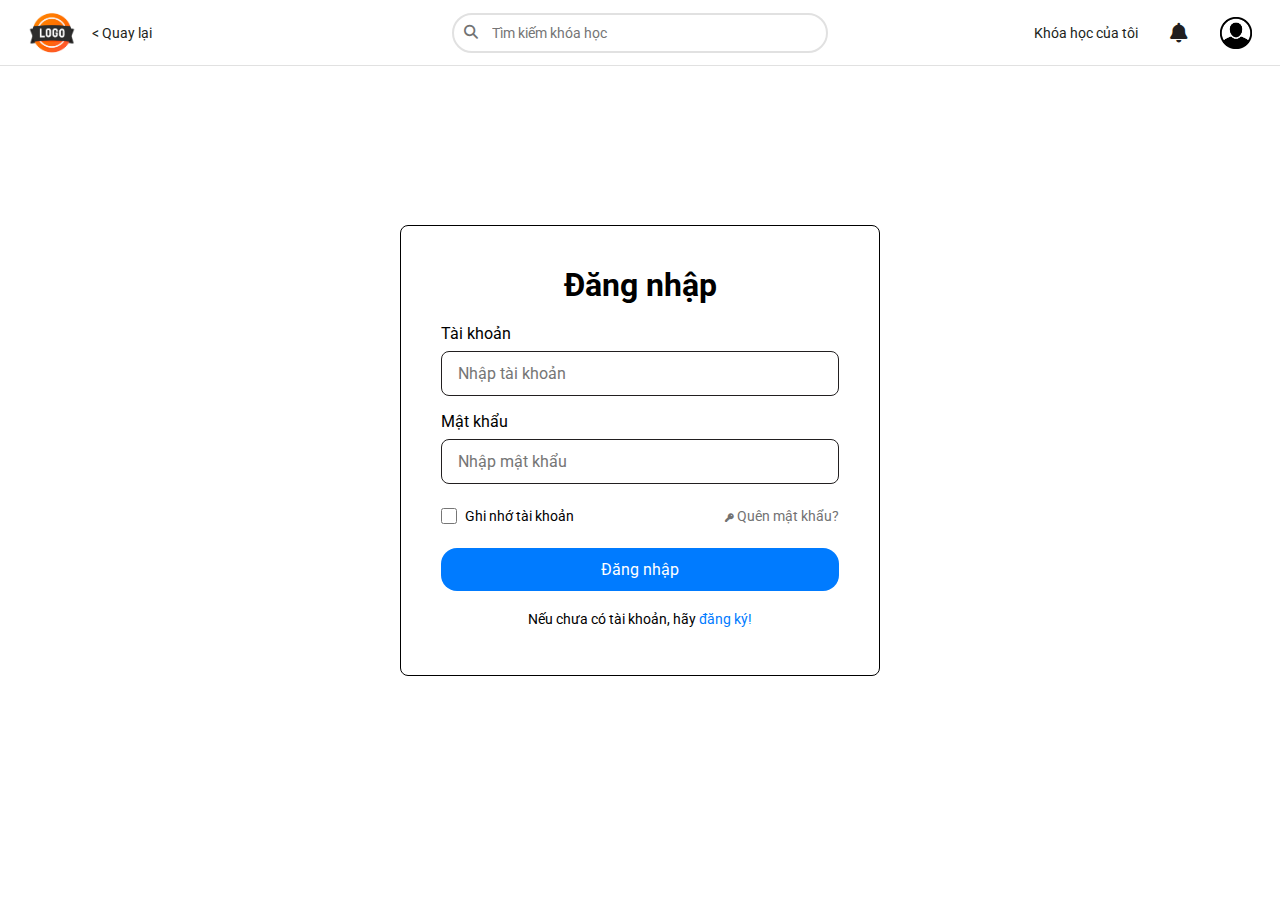
<file: src/login.html>
<!DOCTYPE html>
<html lang="en">
<head>
    <meta charset="UTF-8">
    <meta name="viewport" content="width=device-width, initial-scale=1.0">
    <title>Document</title>

    <!-- link font -->
    <link rel="preconnect" href="https://fonts.googleapis.com">
    <link rel="preconnect" href="https://fonts.gstatic.com" crossorigin>
    <link href="https://fonts.googleapis.com/css2?family=Roboto:ital,wght@0,100;0,300;0,400;0,500;0,700;0,900;1,100;1,300;1,400;1,500;1,700;1,900&display=swap" rel="stylesheet">

    <link rel="stylesheet" href="https://cdnjs.cloudflare.com/ajax/libs/font-awesome/6.5.1/css/all.min.css">
    <link rel="stylesheet" href="./assets/css/base.css">
    <link rel="stylesheet" href="./assets/css/auth.css">
    <link rel="stylesheet" href="./assets/css/header.css">
    <link rel="stylesheet" href="./assets/responsive/loginResponsive.css">
</head>
<body>
    <header>
        <div class="header__left">
            <img src="./assets/img/logo.png" alt="logo">
            <a href="./index.html">&#60; Quay lại</a>
        </div>
        <div class="header__center">
            <div class="header__search">
                <i class="fa-solid fa-magnifying-glass"></i>
                <input type="text" name="" id="search" placeholder="Tìm kiếm khóa học" aria-expanded="false" autocomplete="off">
                <div class="header__searchResults hidden">
                    <p>Kết quả tìm kiếm cho 'abc'</p>
                    <a href="#" class="header__searchResults--item">
                        <img src="./assets/img/logo.png" alt="">
                        <p>Khóa học ABC</p>
                    </a>
                </div>
            </div>
        </div>
        <div class="header__right">
            <div class="header__course">
                <button class="header__course--button cursor-pointer" aria-expanded="false">Khóa học của tôi</button>
                <div class="header__course--list hidden">
                    <div class="header__right--top">
                        <h6>Khóa học của tôi</h6>
                        <a href="#">Xem tất cả</a>
                    </div>
                    <div class="header__course--bottom">
                        <a class="header__course--item cursor-pointer">
                            <img src="./assets/img/yellow.jpg" alt="course">
                            <p>Khóa học ABC</p>
                        </a>
                        <a class="header__course--item cursor-pointer">
                            <img src="./assets/img/yellow.jpg" alt="course">
                            <p>Khóa học ABC</p>
                        </a>
                        <a class="header__course--item cursor-pointer">
                            <img src="./assets/img/yellow.jpg" alt="course">
                            <p>Khóa học ABC</p>
                        </a>
                    </div>
                </div>
            </div>
            <div class="header__noti">
                <i class="fa-solid fa-bell cursor-pointer"></i>
                <div class="header__noti--list hidden">
                    <div class="header__right--top">
                        <h6>Thông báo</h6>
                        <a href="#">Xem tất cả</a>
                    </div>
                    <div class="header__noti--bottom">
                        <a class="header__noti--item cursor-pointer">
                            <img src="./assets/img/logo.png" alt="course">
                            <p>Thông báo ABC</p>
                        </a>
                    </div>
                </div>
            </div>
            <div class="header__user">
                <img class="cursor-pointer" src="./assets/img/avt.png" alt="">
                <div class="header__user--menu hidden">
                    <div class="header__user--top">
                        <img class="cursor-pointer" src="./assets/img/avt.png" alt="">
                        <p>Nguyễn Văn A</p>
                    </div>
                    <hr>
                    <div class="header__user--bottom">
                        <a href="#">Tài khoản</a>
                        <a href="#">Quản lý</a>
                        <a href="#">Đăng xuất</a>
                    </div>
                </div>
            </div>
        </div>
    </header>
    
    <div class="container-auth">
        <div class="container-login">
            <h1>Đăng nhập</h1>
            <p>Tài khoản</p>
            <input type="text" id="username" placeholder="Nhập tài khoản" required>
            <p>Mật khẩu</p>
            <input type="password" id="password" placeholder="Nhập mật khẩu" required>
            <div class="login__option">
                <div class="login__option--remember">
                    <input type="checkbox" id="remember">
                    <label for="remember">Ghi nhớ tài khoản</label>
                </div>
                <a href="#" class="forgot-password"><i class="fa-solid fa-key"></i> Quên mật khẩu?</a>
            </div>
            <input class="login__btn cursor-pointer" type="submit" value="Đăng nhập">
            <p class="login__signup">Nếu chưa có tài khoản, hãy <a href="#">đăng ký!</a></p>
        </div>
    </div>

    <script src="./assets/js/index.js"></script>
    <script src="./assets/js/header.js"></script>
</body>
</html>
</file>
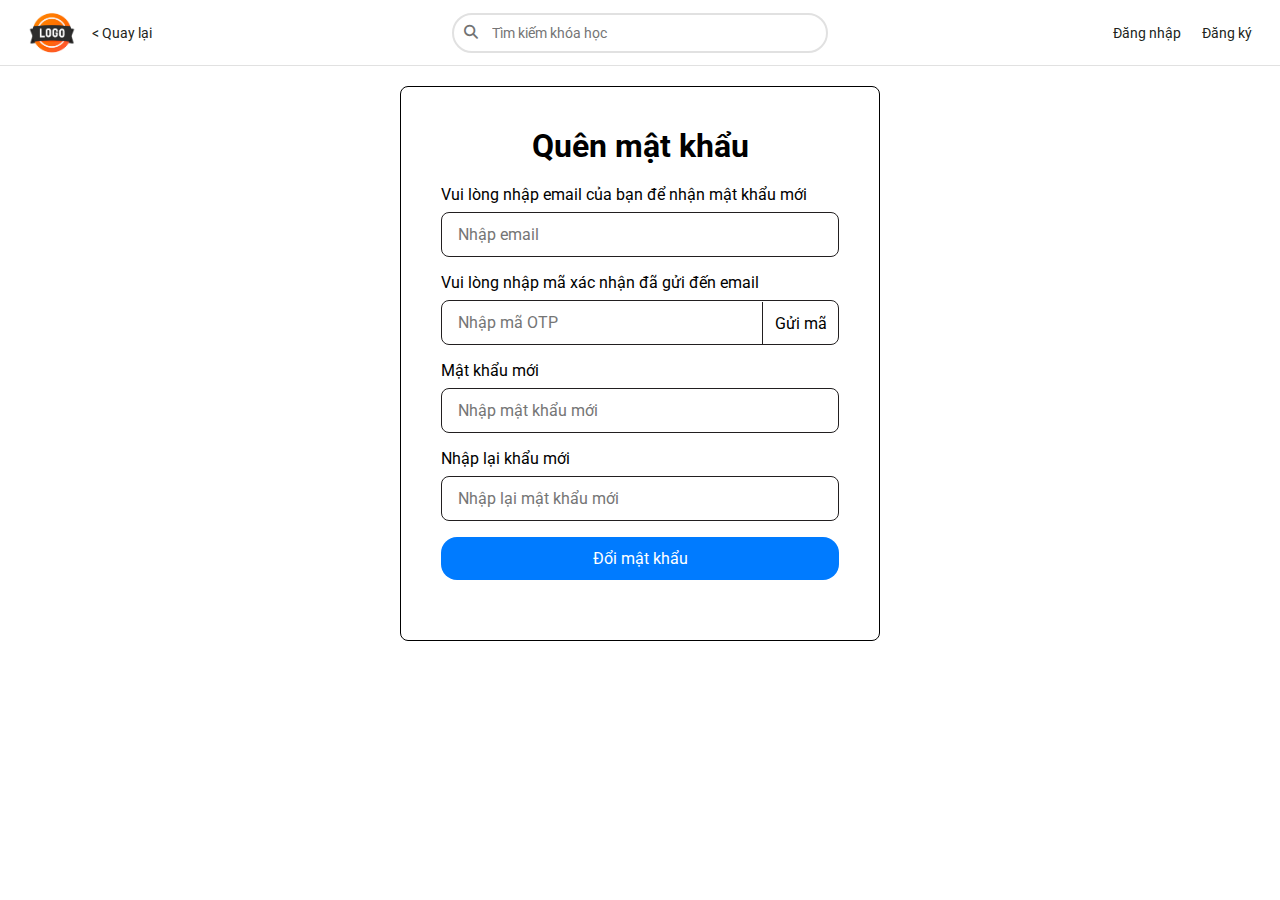
<file: src/password.html>
<!DOCTYPE html>
<html lang="en">
<head>
    <meta charset="UTF-8">
    <meta name="viewport" content="width=device-width, initial-scale=1.0">
    <title>Document</title>

    <!-- link font -->
    <link rel="preconnect" href="https://fonts.googleapis.com">
    <link rel="preconnect" href="https://fonts.gstatic.com" crossorigin>
    <link href="https://fonts.googleapis.com/css2?family=Roboto:ital,wght@0,100;0,300;0,400;0,500;0,700;0,900;1,100;1,300;1,400;1,500;1,700;1,900&display=swap" rel="stylesheet">

    <link rel="stylesheet" href="https://cdnjs.cloudflare.com/ajax/libs/font-awesome/6.5.1/css/all.min.css">
    <link rel="stylesheet" href="./assets/css/base.css">
    <link rel="stylesheet" href="./assets/css/auth.css">
    <link rel="stylesheet" href="./assets/css/header.css">
</head>
<body>
    <header>
        <div class="header__left">
            <img src="./assets/img/logo.png" alt="logo">
            <a href="./index.html">&#60; Quay lại</a>
        </div>
        <div class="header__center">
            <div class="header__search">
                <i class="fa-solid fa-magnifying-glass"></i>
                <input type="text" name="" id="search" placeholder="Tìm kiếm khóa học" aria-expanded="false" autocomplete="off">
                <div class="header__searchResults hidden">
                    <p>Kết quả tìm kiếm cho 'abc'</p>
                    <a href="#" class="header__searchResults--item">
                        <img src="./assets/img/logo.png" alt="">
                        <p>Khóa học ABC</p>
                    </a>
                </div>
            </div>
        </div>
        <div class="header__right">
            <!-- <div class="header__course">
                <button class="header__course--button cursor-pointer" aria-expanded="false">Khóa học của tôi</button>
                <div class="header__course--list hidden">
                    <div class="header__right--top">
                        <h6>Khóa học của tôi</h6>
                        <a href="#">Xem tất cả</a>
                    </div>
                    <div class="header__course--bottom">
                        <a class="header__course--item cursor-pointer">
                            <img src="./assets/img/yellow.jpg" alt="course">
                            <p>Khóa học ABC</p>
                        </a>
                        <a class="header__course--item cursor-pointer">
                            <img src="./assets/img/yellow.jpg" alt="course">
                            <p>Khóa học ABC</p>
                        </a>
                        <a class="header__course--item cursor-pointer">
                            <img src="./assets/img/yellow.jpg" alt="course">
                            <p>Khóa học ABC</p>
                        </a>
                    </div>
                </div>
            </div>
            <div class="header__noti">
                <i class="fa-solid fa-bell cursor-pointer"></i>
                <div class="header__noti--list hidden">
                    <div class="header__right--top">
                        <h6>Thông báo</h6>
                        <a href="#">Xem tất cả</a>
                    </div>
                    <div class="header__noti--bottom">
                        <a class="header__noti--item cursor-pointer">
                            <img src="./assets/img/logo.png" alt="course">
                            <p>Thông báo ABC</p>
                        </a>
                    </div>
                </div>
            </div>
            <div class="header__user">
                <img class="cursor-pointer" src="./assets/img/avt.png" alt="">
                <div class="header__user--menu hidden">
                    <div class="header__user--top">
                        <img class="cursor-pointer" src="./assets/img/avt.png" alt="">
                        <p>Nguyễn Văn A</p>
                    </div>
                    <hr>
                    <div class="header__user--bottom">
                        <a href="#">Tài khoản</a>
                        <a href="#">Quản lý</a>
                        <a href="#">Đăng xuất</a>
                    </div>
                </div>
            </div> -->
            <div class="header__auth">
                <a href="#">Đăng nhập</a>
                <a href="#">Đăng ký</a>
            </div>
        </div>
    </header>
    
    <div class="container-auth">
        <div class="container-password">
            <h1>Quên mật khẩu</h1>
            <p>Vui lòng nhập email của bạn để nhận mật khẩu mới</p>
            <input type="email" id="email" placeholder="Nhập email" required>
            <div class="signup__otp">
                <p>Vui lòng nhập mã xác nhận đã gửi đến email</p>
                <input type="text" id="otp" placeholder="Nhập mã OTP">
                <div class="signup__otp--send cursor-pointer">Gửi mã</div>
            </div>
            <p>Mật khẩu mới</p>
            <input type="password" id="newPassword" placeholder="Nhập mật khẩu mới" required>
            <p>Nhập lại khẩu mới</p>
            <input type="password" id="newPassword" placeholder="Nhập lại mật khẩu mới" required>
            <input class="password__btn cursor-pointer" type="submit" value="Đổi mật khẩu">
        </div>
    </div>

    <script src="./assets/js/header.js"></script>
</body>
</html>
</file>
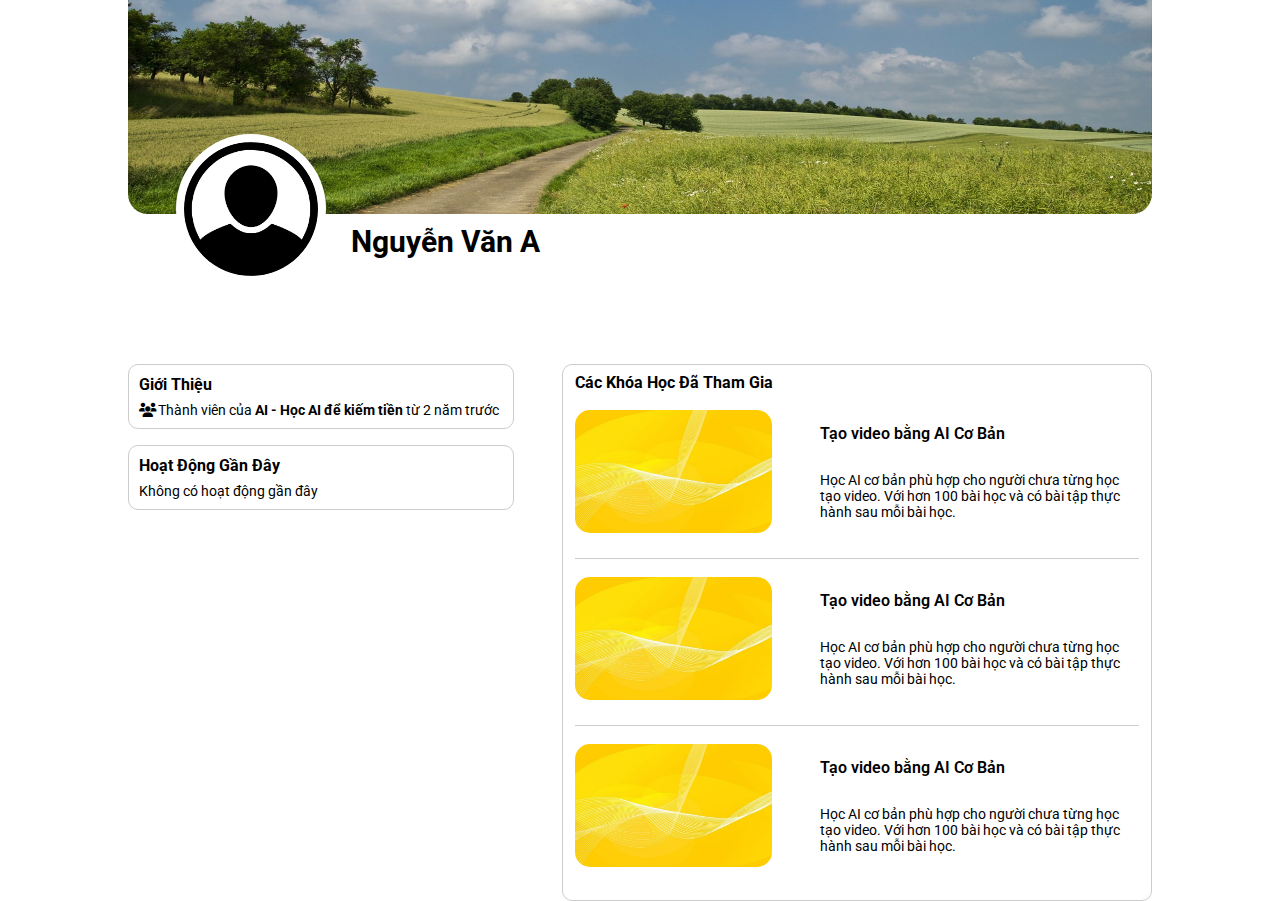
<file: src/PersonalPage.html>
<!DOCTYPE html>
<html lang="en">
<head>
    <meta charset="UTF-8">
    <meta name="viewport" content="width=device-width, initial-scale=1.0">
    <title>Document</title>

    <!-- link font -->
    <link rel="preconnect" href="https://fonts.googleapis.com">
    <link rel="preconnect" href="https://fonts.gstatic.com" crossorigin>
    <link href="https://fonts.googleapis.com/css2?family=Roboto:ital,wght@0,100;0,300;0,400;0,500;0,700;0,900;1,100;1,300;1,400;1,500;1,700;1,900&display=swap" rel="stylesheet">

    <link rel="stylesheet" href="https://cdnjs.cloudflare.com/ajax/libs/font-awesome/6.5.1/css/all.min.css">
    <link rel="stylesheet" href="./assets/css/base.css">
    <link rel="stylesheet" href="./assets/css/PersonalPage.css">
    <link rel="stylesheet" href="./assets/responsive/PersonalResponsive.css">
</head>
<body>
    <div class="container">
        <div class="personnal__items">
            <img src="./assets/img/slider_2.jpg" alt="">
            
            <div class="items__infor">
                <div class="infor__avata">
                    <img src="./assets/img/avt.png" alt="">
                </div>
                <div class="items__name">
                    <h2>Nguyễn Văn A</h2>
                </div>
            </div>
        </div>

        <div class="personal__content">
            <div class="personal__status">
                <div class="status__introduce">
                    <h4>Giới Thiệu</h4>
                    <div class="introduce__content">
                        <i class="fa-solid fa-users"></i>
                        <span>Thành viên của<span><strong> AI - Học AI để kiếm tiền</strong> </span> từ 2 năm trước</span>
                    </div>
                </div>

                <div class="status__introduce">
                    <h4>Hoạt Động Gần Đây</h4>
                    <div class="introduce__content">
                        <span>Không có hoạt động gần đây</span>
                    </div>
                </div>
            </div>

            <div class="personal__document">
                <h4>Các Khóa Học Đã Tham Gia</h4>
                <div class="document__infor bor-bottom">
                    <div class="infor__img">
                        <a href="#"><img src="./assets/img/yellow.jpg" alt=""></a>
                    </div>

                    <div class="infor__content">
                        <a href="#">Tạo video bằng AI Cơ Bản</a>
                        <p>Học AI cơ bản phù hợp cho người chưa từng học tạo video. Với hơn 100 bài học và có bài tập thực hành sau mỗi bài học.</p>
                    </div>
                </div>

                <div class="document__infor bor-bottom">
                    <div class="infor__img">
                        <a href="#"><img src="./assets/img/yellow.jpg" alt=""></a>
                    </div>

                    <div class="infor__content">
                        <a href="#">Tạo video bằng AI Cơ Bản</a>
                        <p>Học AI cơ bản phù hợp cho người chưa từng học tạo video. Với hơn 100 bài học và có bài tập thực hành sau mỗi bài học.</p>
                    </div>
                </div>

                <div class="document__infor">
                    <div class="infor__img">
                        <a href="#"><img src="./assets/img/yellow.jpg" alt=""></a>
                    </div>

                    <div class="infor__content">
                        <a href="#">Tạo video bằng AI Cơ Bản</a>
                        <p>Học AI cơ bản phù hợp cho người chưa từng học tạo video. Với hơn 100 bài học và có bài tập thực hành sau mỗi bài học.</p>
                    </div>
                </div>
            </div>
        </div>

        
    </div>
    
</body>
</html>
</file>
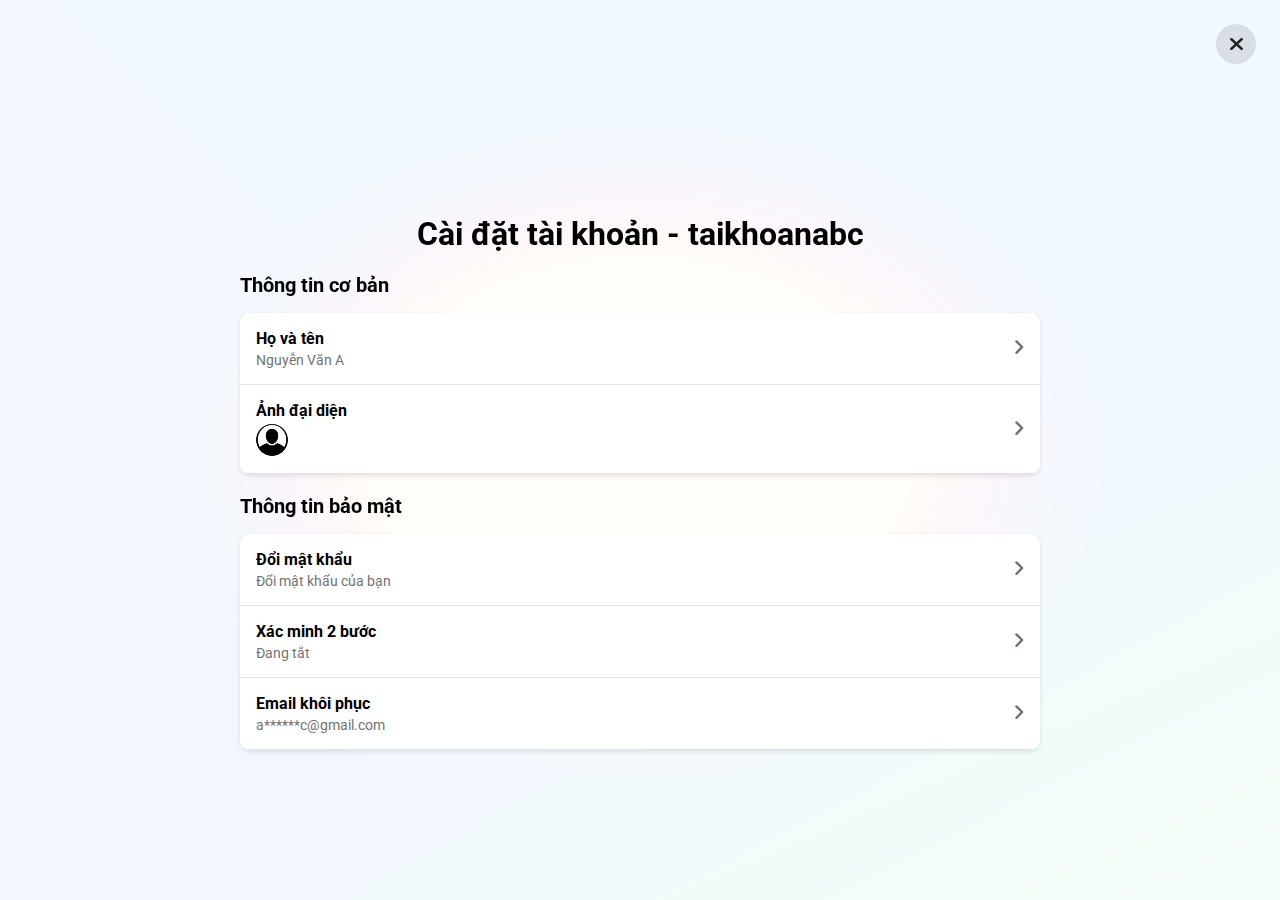
<file: src/setting.html>
<!DOCTYPE html>
<html lang="en">
<head>
    <meta charset="UTF-8">
    <meta name="viewport" content="width=device-width, initial-scale=1.0">
    <title>Document</title>
    <!-- link font -->
    <link rel="preconnect" href="https://fonts.googleapis.com">
    <link rel="preconnect" href="https://fonts.gstatic.com" crossorigin>
    <link href="https://fonts.googleapis.com/css2?family=Roboto:ital,wght@0,100;0,300;0,400;0,500;0,700;0,900;1,100;1,300;1,400;1,500;1,700;1,900&display=swap" rel="stylesheet">

    <link rel="stylesheet" href="https://cdnjs.cloudflare.com/ajax/libs/font-awesome/6.5.1/css/all.min.css">
    <link rel="stylesheet" href="./assets/css/base.css">
    <link rel="stylesheet" href="./assets/css/setting.css">
</head>
<body>
    <div class="background__setting"></div>
    <div class="container__setting">
        <a href="./" class="setting__exit"><i class="fa-solid fa-xmark"></i></a>
        <h1>Cài đặt tài khoản - taikhoanabc</h1>
        <h3>Thông tin cơ bản</h3>
        <div class="setting__list">
            <!-- name -->
            <div class="setting__item cursor-pointer">
                <div>
                    <h4>Họ và tên</h4>
                    <p>Nguyễn Văn A</p>
                </div>
                <div><i class="fa-solid fa-angle-right"></i></div>
            </div>
            <div class="setting__modal">
                <div class="setting__modal--container">
                    <div class="setting__modal--exit"><i class="fa-solid fa-xmark setting__modal--exitIcon"></i></div>
                    <p class="setting__title">Cập nhật tên của bạn</p>
                    <input type="text" placeholder="Nguyễn Văn A">
                    <input class="cursor-pointer" type="submit" value="Lưu lại">
                </div>
            </div>

            <!-- avt -->
            <div class="setting__item cursor-pointer">
                <div>
                    <h4>Ảnh đại diện</h4>
                    <img src="./assets/img/avt.png" alt="">
                </div>
                <div><i class="fa-solid fa-angle-right"></i></div>
            </div>
            <div class="setting__modal">
                <div class="setting__modal--container setting__modal--avt">
                    <div class="setting__modal--exit"><i class="fa-solid fa-xmark setting__modal--exitIcon"></i></div>
                    <p class="setting__title">Cập nhật tên ảnh đại diện</p>
                    <div class="setting__modal--img">
                        <img src="./assets/img/avt.png" alt="">
                    </div>
                    <button class="cursor-pointer"><i>+</i>Tải ảnh mới lên</button>
                    <input type="file" hidden>
                    <input class="cursor-pointer" type="submit" value="Lưu lại">
                    <div class="setting__modal--dragText">
                        <p>Thả ảnh ở đây</p>
                    </div>
                </div>
            </div>
        </div>
        <h3>Thông tin bảo mật</h3>
        <div class="setting__list">
            <!-- password -->
            <div class="setting__item cursor-pointer">
                <div>
                    <h4>Đổi mật khẩu</h4>
                    <p>Đổi mật khẩu của bạn</p>
                </div>
                <div><i class="fa-solid fa-angle-right"></i></div>
            </div>
            <div class="setting__modal">
                <div class="setting__modal--container">
                    <div class="setting__modal--exit"><i class="fa-solid fa-xmark setting__modal--exitIcon"></i></div>
                    <p class="setting__title">Đổi mật khẩu</p>
                    <input type="text" placeholder="Mật khẩu cũ">
                    <input type="text" placeholder="Mật khẩu mới">
                    <input type="text" placeholder="Nhập lại mật khẩu mới">
                    <input class="cursor-pointer" type="submit" value="Lưu lại">
                </div>
            </div>

            <!-- 2FA -->
            <div class="setting__item cursor-pointer">
                <div>
                    <h4>Xác minh 2 bước</h4>
                    <p>Đang tắt</p>
                </div>
                <div><i class="fa-solid fa-angle-right"></i></div>
            </div>
            <div class="setting__modal">
                <div class="setting__modal--container">
                    <div class="setting__modal--exit"><i class="fa-solid fa-xmark setting__modal--exitIcon"></i></div>
                    <p class="setting__title">Bật xác thực 2 bước</p>
                    <input type="text" placeholder="Nhập mật khẩu của bạn">
                    <input class="cursor-pointer" type="submit" value="Bật xác thực">
                </div>
            </div>

            <!-- email -->
            <div class="setting__item cursor-pointer">
                <div>
                    <h4>Email khôi phục</h4>
                    <p>a******c@gmail.com</p>
                </div>
                <div><i class="fa-solid fa-angle-right"></i></div>
            </div>
            <div class="setting__modal">
                <div class="setting__modal--container">
                    <div class="setting__modal--exit"><i class="fa-solid fa-xmark setting__modal--exitIcon"></i></div>
                    <p class="setting__title">Cập nhật tên của bạn</p>
                    <input type="text" name="" id="" placeholder="Nhập mật khẩu">
                    <input type="email" placeholder="Nhập email mới">
                    <div class="setting__model--qr">
                        <input type="text" name="" id="" placeholder="Nhập QR gửi về email cũ">
                        <p>Gửi mã</p>
                    </div>
                    <input class="cursor-pointer" type="submit" value="Lưu lại">
                </div>
            </div>
        </div>
    </div>

    <script src="./assets/js/setting.js"></script>
</body>
</html>
</file>
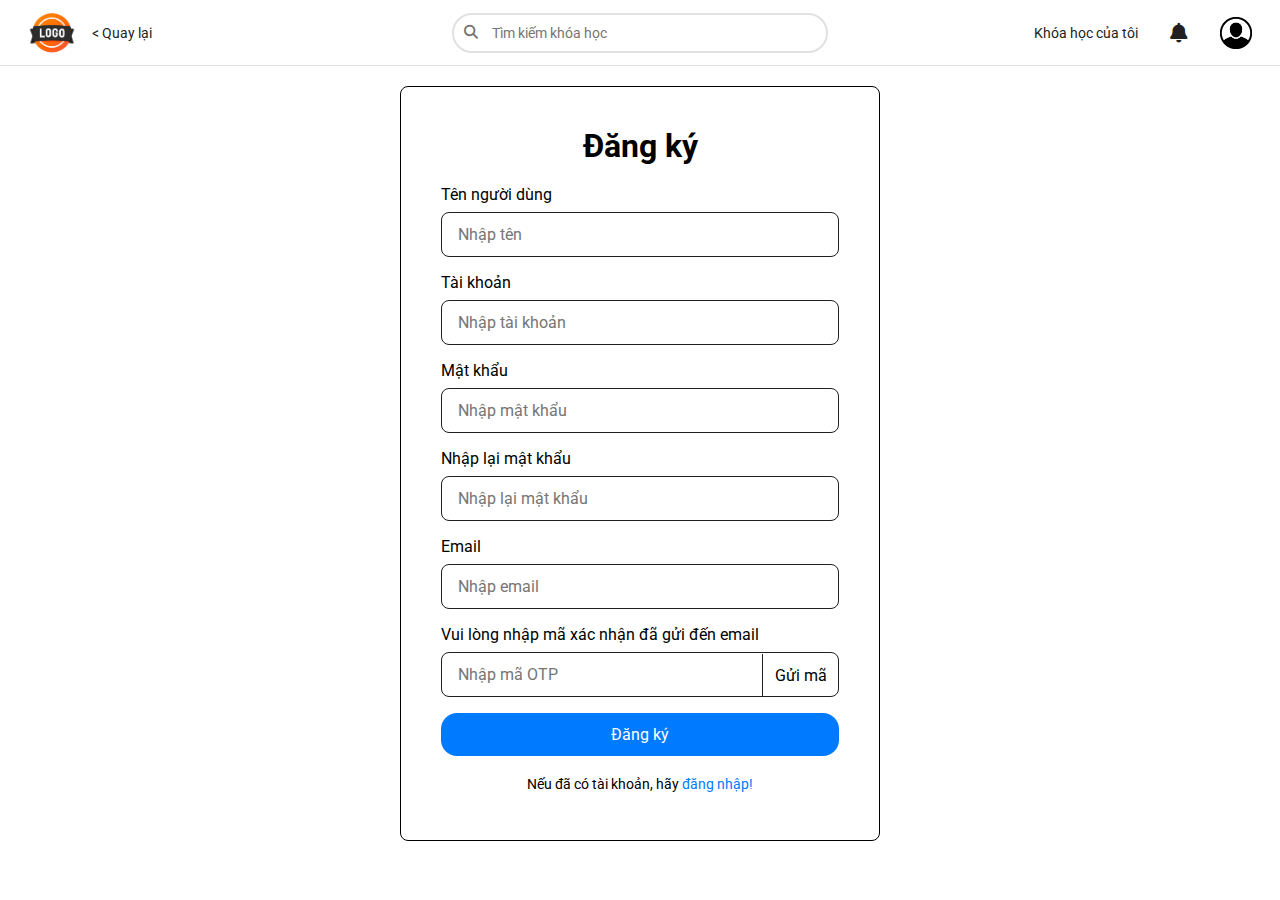
<file: src/signup.html>
<!DOCTYPE html>
<html lang="en">
<head>
    <meta charset="UTF-8">
    <meta name="viewport" content="width=device-width, initial-scale=1.0">
    <title>Document</title>

    <!-- link font -->
    <link rel="preconnect" href="https://fonts.googleapis.com">
    <link rel="preconnect" href="https://fonts.gstatic.com" crossorigin>
    <link href="https://fonts.googleapis.com/css2?family=Roboto:ital,wght@0,100;0,300;0,400;0,500;0,700;0,900;1,100;1,300;1,400;1,500;1,700;1,900&display=swap" rel="stylesheet">

    <link rel="stylesheet" href="https://cdnjs.cloudflare.com/ajax/libs/font-awesome/6.5.1/css/all.min.css">
    <link rel="stylesheet" href="./assets/css/base.css">
    <link rel="stylesheet" href="./assets/css/auth.css">
    <link rel="stylesheet" href="./assets/css/header.css">
    <link rel="stylesheet" href="./assets/responsive/singupResponsive.css">
</head>
<body>
    <header>
        <div class="header__left">
            <img src="./assets/img/logo.png" alt="logo">
            <a href="./index.html">&#60; Quay lại</a>
        </div>
        <div class="header__center">
            <div class="header__search">
                <i class="fa-solid fa-magnifying-glass"></i>
                <input type="text" name="" id="search" placeholder="Tìm kiếm khóa học" aria-expanded="false" autocomplete="off">
                <div class="header__searchResults hidden">
                    <p>Kết quả tìm kiếm cho 'abc'</p>
                    <a href="#" class="header__searchResults--item">
                        <img src="./assets/img/logo.png" alt="">
                        <p>Khóa học ABC</p>
                    </a>
                </div>
            </div>
        </div>
        <div class="header__right">
            <div class="header__course">
                <button class="header__course--button cursor-pointer" aria-expanded="false">Khóa học của tôi</button>
                <div class="header__course--list hidden">
                    <div class="header__right--top">
                        <h6>Khóa học của tôi</h6>
                        <a href="#">Xem tất cả</a>
                    </div>
                    <div class="header__course--bottom">
                        <a class="header__course--item cursor-pointer">
                            <img src="./assets/img/yellow.jpg" alt="course">
                            <p>Khóa học ABC</p>
                        </a>
                        <a class="header__course--item cursor-pointer">
                            <img src="./assets/img/yellow.jpg" alt="course">
                            <p>Khóa học ABC</p>
                        </a>
                        <a class="header__course--item cursor-pointer">
                            <img src="./assets/img/yellow.jpg" alt="course">
                            <p>Khóa học ABC</p>
                        </a>
                    </div>
                </div>
            </div>
            <div class="header__noti">
                <i class="fa-solid fa-bell cursor-pointer"></i>
                <div class="header__noti--list hidden">
                    <div class="header__right--top">
                        <h6>Thông báo</h6>
                        <a href="#">Xem tất cả</a>
                    </div>
                    <div class="header__noti--bottom">
                        <a class="header__noti--item cursor-pointer">
                            <img src="./assets/img/logo.png" alt="course">
                            <p>Thông báo ABC</p>
                        </a>
                    </div>
                </div>
            </div>
            <div class="header__user">
                <img class="cursor-pointer" src="./assets/img/avt.png" alt="">
                <div class="header__user--menu hidden">
                    <div class="header__user--top">
                        <img class="cursor-pointer" src="./assets/img/avt.png" alt="">
                        <p>Nguyễn Văn A</p>
                    </div>
                    <hr>
                    <div class="header__user--bottom">
                        <a href="#">Tài khoản</a>
                        <a href="#">Quản lý</a>
                        <a href="#">Đăng xuất</a>
                    </div>
                </div>
            </div>
        </div>
    </header>
    
    <div class="container-auth">
        <div class="container-signup">
            <h1>Đăng ký</h1>
            <p>Tên người dùng</p>
            <input type="text" id="username" placeholder="Nhập tên" required>
            <p>Tài khoản</p>
            <input type="text" id="username" placeholder="Nhập tài khoản" required>
            <p>Mật khẩu</p>
            <input type="password" id="password" placeholder="Nhập mật khẩu" required>
            <p>Nhập lại mật khẩu</p>
            <input type="password" id="password" placeholder="Nhập lại mật khẩu" required>
            <p>Email</p>
            <input type="email" id="username" placeholder="Nhập email" required>
            <div class="signup__otp">
                <p>Vui lòng nhập mã xác nhận đã gửi đến email</p>
                <input type="text" id="otp" placeholder="Nhập mã OTP">
                <div class="signup__otp--send cursor-pointer">Gửi mã</div>
            </div>
            <input class="signup__btn cursor-pointer" type="submit" value="Đăng ký">
            <p class="signup__signup">Nếu đã có tài khoản, hãy <a href="#">đăng nhập!</a></p>
        </div>
    </div>

    <script src="./assets/js/header.js"></script>
</body>
</html>
</file>
<file: src/assets/css/base.css>
:root {
    --header-height: 66px;
    --slider-height: 270px;
    
    --header-color: rgba(255, 255, 255, 0.5);
    --color-bold: #221F20;
    --color-medium: #727272;
    --color-pale: #e1e1e1;
    --color-super-pale: rgb(247, 248, 250);
    --color-white: #fff;
    --color-link: #007BFF;
    --color-bgr-pale: #f9f7f7;
    --color-primary: #007BFF;

    --font-size-base: 1.4rem;
}

* {
    padding: 0;
    margin: 0;
    font-family: "Roboto", sans-serif;
    box-sizing: border-box;
    font-size: 62.5%;
}

body {
    user-select: none;
}

.grid {
    width: 1380px;
    /* max-width: 100%; */
    margin: auto;
}

.cursor-pointer {
    cursor: pointer;
}

hr {
    background-color: var(--color-pale);
    height: 1px;        
    border: none;     
    margin: 20px 0;
}
</file>
<file: src/assets/css/style.css>
/* -------------------------<< container >>------------------------------ */
.container {
    margin-top: calc(66px + 20px);
    width: 100%;
    /* box-sizing: border-box; */
}

/* -------------------------<< slider >>------------------------------ */
.slider {
    position: relative;
    width: 100%;
    height: var(--slider-height);
    padding: 20px;
    margin-bottom: 20px;
}

.slider__arrowLeft {
    left: 4px;
}

.slider__arrowRight {
    right: 4px;
}

.slider__arrow {
    transition: all ease .3s;
    position: absolute;
    top: 50%;
    z-index: 100;
    background-color: var(--color-white);
    padding: 10px 14px;
    border-radius: 50%;
    border: 1px solid var(--color-bold);
    font-size: 2rem;
    cursor: pointer;
}

.slider__arrow:hover {
    background-color: var(--color-pale);
}

.slider__list {
    height: var(--slider-height);
    width: calc(100% - 40px);
    position: absolute;
    top: 0;
    left: 20px;
    overflow: hidden;
    border-radius: 12px;
}

.slider__list img {
    width: 100%;
    height: 100%;
    object-fit: cover;
    position: absolute;
    top: 0;
    transition: all ease .3s;
}

/* -------------------------<< list course >>------------------------------ */
.listCourse {
    padding: 20px;
}

.listCourse h2 {
    font-size: 3.2rem;
    margin-bottom: 20px;
    margin-left: 32px;
}

.course__list {
    display: flex;
    flex-wrap: wrap;
    justify-content: flex-start;
}

.course__item {
    width: 300px;
    border-radius: 12px;
    overflow: hidden;
    margin: 0 32px 20px;
    background-color: var(--color-bgr-pale);
    transition: all ease .3s;
}

.course__item:hover {
    transform: translateY(-4px);
    box-shadow: 0 4px 8px #0000001a;
}

.course__item img {
    width: 100%;
    height: 168px;
    object-fit: cover;
}

.course__content {
    padding: 12px;
    
}

.course__content h3 {
    font-size: 1.6rem;
    margin-bottom: 12px;
    word-wrap: break-word;
    width: calc(100%  24px);
}

.course__price {
    display: flex;
    align-items: center;
    justify-content: flex-start;
    margin-bottom: 12px;
}

.course__price--old {
    color: var(--color-medium);
    text-decoration: line-through;
    font-size: 1.4rem;
    margin-right: 8px;
    font-style: italic;
}

.course__price--new {
    color: var(--color-primary);
    font-size: 1.6rem;
    font-weight: bold;
}

.course__bottom {
    display: flex;
    align-items: center;
    justify-content: space-between;
}

.course__bottom div {
    display: flex;
}

.course__bottom div i {
    margin-right: 8px;
}

.course__bottom div i,
.course__bottom div p {
    font-size: 1.2rem;
}

.course__more {
    width: 100%;
    text-align: center;
}

.course__more a {
    font-size: 1.4rem;
    color: var(--color-primary);
    text-decoration: none;  
}
</file>
<file: src/assets/css/header.css>
/* common */
.hidden {
    top: calc(100%);
    opacity: 0;
    visibility: hidden;
}

.show {
    top: calc(100% + 8px);
    opacity: 1;
    visibility:inherit;
}

/* --------------<< HEADER >>------------ */
header {
    width: 100%;
    height: var(--header-height);
    padding: 0 28px;
    color: var(--color-bold);
    border-bottom: 1px solid var(--color-pale);
    position: fixed;
    top: 0;
    left: 0;

    display: flex;
    justify-content: space-between;

    z-index: 999;
    background-color: var(--color-white);
}

.header__left {
    display: flex;
    align-items: center;
    width: calc(100% / 3 - 32px);
}

.header__left img {
    width: 48px;
    height: 48px;
}

.header__left h1,
.header__left a {
    font-size: var(--font-size-base);
    display: inline-block;
    margin-left: 16px;
    text-decoration: none;
    color: var(--color-bold);
}

.header__center {
    display: flex;
    align-items: center;
    justify-content: center;
    position: relative;
    width: calc(100% / 3 - 32px);
}

.header__search {
    position: relative;
    width: 400px;
}

.header__search i {
    font-size: var(--font-size-base);
    color: var(--color-medium);
    padding: 12px 12px 12px;
    position: absolute;
    line-height: 100%;
    left: 0;
    top: 0;
}

.header__search input {
    font-size: var(--font-size-base);
    width: 100%;
    padding: 10px 20px 10px 38px;
    border-radius: 20px;
    border: 2px solid var(--color-pale);
    outline-color: var(--color-bold);
}

.header__searchResults {
    width: 100%;
    background-color: var(--color-white);
    box-shadow: 0 -4px 32px #0003;
    padding: 12px 24px;
    border-radius: 10px;
    position: absolute;
    transition: all ease .3s;
}

.header__searchResults p {
    color: var(--color-medium);
    font-size: var(--font-size-base);
    word-wrap: break-word;
    width: 100%;
}

.header__searchResults--item {
    margin-top: 12px;
    display: flex;
    justify-content: flex-start;
    align-items: center;
    text-decoration: none;
}

.header__searchResults--item img {
    width: 32px;
    height: 32px;
    border-radius: 50%;
}

.header__searchResults--item p {
    padding-left: 12px;
    width: calc(100% - 32px);
    color: var(--color-bold);
}

.header__right {
    width: calc(100% / 3 - 32px);
    display: flex;
    align-items: center;
    justify-content: flex-end;
}

.header__course {
    padding-right: 32px;
    position: relative;
}

.header__course--button {
    background-color: var(--color-white);
    color: var(--color-bold);
    font-size: var(--font-size-base);
    border: none;
}

.header__course--list {
    position: absolute;
    width: 380px;
    right: 0;
    background-color: var(--color-white);
    padding: 20px;
    box-shadow: 0 2px 5px rgba(0, 0, 0, 0.1);
    transition: all ease .3s;
    border-radius: 12px;
}

.header__right--top {
    display: flex;
    justify-content: space-between;
    align-items: center;
    margin-bottom: 20px;
}

.header__right--top h6 {
    font-size: var(--font-size-base);
}

.header__right--top a {
    font-size: var(--font-size-base);
    text-decoration: none;
    color: var(--color-link);
}

.header__course--item {
    display: flex;
    justify-content: flex-start;
    align-items: center;
    padding: 8px 12px;
    transition: all ease .3s;
    border-radius: 12px;
}

.header__course--item:hover {
    background-color: var(--color-pale);

}

.header__course--item img {
    width: 120px;
    min-height: 67px;
    border-radius: 12px;
}

.header__course--item p {
    font-size: var(--font-size-base);
    word-wrap: break-word;
    padding-left: 12px;
    width: calc(100% - 120px);
}

.header__noti {
    padding-right: 32px;
    position: relative;
}

.header__noti i {
    font-size: 2rem;
}

.header__noti--list {
    position: absolute;
    width: 380px;
    right: 0;
    background-color: var(--color-white);
    padding: 20px;
    box-shadow: 0 2px 5px rgba(0, 0, 0, 0.1);
    transition: all ease .3s;
    border-radius: 12px;
}

.header__noti--item {
    display: flex;
    justify-content: flex-start;
    align-items: center;
    padding: 8px 12px;
    transition: all ease .3s;
    border-radius: 12px;
}

.header__noti--item:hover {
    background-color: var(--color-pale);

}

.header__noti--item img {
    width: 32px;
    height: 32px;
    border-radius: 50%;
}

.header__noti--item p {
    font-size: var(--font-size-base);
    word-wrap: break-word;
    padding-left: 12px;
    width: calc(100% - 120px);
}

.header__user {
    width: 32px;
    height: 32px;
    position: relative;
}

.header__user img {
    width: 100%;
    height: 100%;
}

.header__user--menu {
    min-width: 240px;
    position: absolute;
    right: 0;
    background-color: var(--color-white);
    padding: 20px 24px;
    box-shadow: 0 2px 5px rgba(0, 0, 0, 0.1);
    transition: all ease .3s;
    border-radius: 12px;
}

.header__user--top {
    display: flex;
    align-items: center;
    justify-self: flex-start;
}

.header__user--top img {
    width: 48px;
    height: 48px;
    border-radius: 50%;
}

.header__user--top p {
    font-size: 1.4rem;
    padding-left: 20px;
}

.header__user--bottom a {
    font-size: 1.4rem;
    text-decoration: none;
    display: block;
    color: var(--color-medium);
    margin-bottom: 12px;
}

.header__user--bottom a:hover {
    color: var(--color-bold);
}

.header__auth a {
    text-decoration: none;
    font-size: 1.4rem;
    color: var(--color-bold);
    margin-left: 20px;
}
</file>
<file: src/assets/responsive/indexResponsive.css>
/* -------------------------<< tablet screen >>------------------------------ */
@media (min-width:721px) and (max-width:1023px) {
    .header__left h1 {
        display: none;
    }

    .header__center {
        width: 100%;
    }

    .header__course--button {
        display: none;
    }

    .course__item {
        width: calc(100% / 2 - 64px);
    }
}

/* -------------------------<< tablet screen >>------------------------------ */
@media (max-width:721px) {
    header {
        display: flex;
        justify-content: center;
    }
    
    .header__left {
        width: calc(100% / (1/3) - 32px);
        min-width: 48px;
    }

    .header__left h1 {
        display: none;
    }

    .header__center {
        width: calc(100% / (2 / 3) - 32px);
    }

    .header__center .header__search {
        width: 100%;
        min-width: 270px;
    }

    .header__right {
        width: calc(100% / (1/3) - 32px);
        min-width: 75px;
        margin-left: -12px;
    }

    .header__right .header__course {
        padding-right: 14px;
    }

    .header__course--button {
        display: none;
    }

    .header__right .header__noti {
        padding-right: 0;
    }

    .header__right .header__user  {
        margin-left: 12px;
    }

    .course__item {
        width: calc(100% / 2 - 64px);
    }
    

    
}

/* -------------------------<< pc screen >>------------------------------ */
@media (min-width:1024px) {
    .course__item {
        width: calc(100% / 3 - 64px);
    }
    
}
</file>
<file: src/assets/css/course.css>
/* -------------------------------------<< COURSE >>------------------------------------------- */
.container-course {
    margin-top: var(--header-height);
    display: flex;
    padding: 32px;
}

/* -------------------------------------<< COURSE LEFT >>------------------------------------------- */
.course__left {
    width: 75%;
    margin-right: 16px;
}

.course__info {
    margin-bottom: 32px;
}

.course__info h1 {
    font-size: 3.2rem;
    margin-bottom: 16px;
}

.course__info p {
    font-size: 1.4rem;
    color: #000c;
}

.course__content h2 {
    font-size: 2rem;
    margin-bottom: 16px;
}

.course__overview {
    display: flex;
    justify-content: space-between;
    align-items: center;
    margin-bottom: 20px;
}

.course__overview--left {
    display: flex;
    justify-content: flex-start;
    align-items: center;
}

.course__overview--left p, 
.course__overview--left strong {
    font-size: 1.4rem;
    color: var(--color-bold);
}

.course__overview--left i {
    font-size: 0.4rem;
    margin: 0 12px;
}

.course__overview--right p {
    font-size: 1.4rem;
    color: var(--color-primary);
    cursor: pointer;
}

.course__section {
    margin-bottom: 12px;
}

.course__section--name {
    display: flex;
    width: 100%;
    justify-content: space-between;
    align-items: center;
    padding: 14px 30px;
    background-color: var(--color-pale);
    border: 1px solid var(--color-medium);
    border-radius: 8px;
}

.course__section--name p.course__status {
    color: var(--color-primary); 
    margin-right: 12px; 
    font-size: 2rem;
}

.course__section--name p {
    font-size: 1.4rem;
}

.course__section--name span {
    font-size: 1.4rem;
    color: var(--color-medium); 
}

.course__lesson--item {
    min-height: 48px;
    display: flex;
    align-items: center;
    justify-content: space-between;
    padding: 0 30px;
    border-bottom: 1px solid var(--color-pale);
}

.course__lesson--item i {
    font-size: 1.2rem; 
    margin-right: 12px;
    color: var(--color-primary);
}

.course__lesson--item p {
    font-size: 1.4rem;
}

.course__lesson--item span {
    font-size: 1.4rem;
    color: var(--color-medium); 
}

/* -------------------------------------<< COURSE RIGHT >>------------------------------------------- */
.course__right {
    width: 25%;
    margin-left: 16px;
    display: flex;
    flex-direction: column;
    align-items: center;
    justify-content: flex-start;
}

.course__img {
    width: 100%;
    padding-top: 56.25%;
    background-repeat: no-repeat;
    background-position: 50% 50%;
    background-size: 100% auto;
    margin-bottom: 12px;
}

.course__right h2 {
    font-size: 3.2rem;
    color: var(--color-primary);
    margin-bottom: 12px;
}

.course__right input {
    background-color: var(--color-white);
    min-width: 180px;
    padding: 4px 16px;
    white-space: nowrap;
    text-transform: uppercase;
    letter-spacing: 1px;
    font-size: 14px;
    line-height: 1.8;
    outline: none;
    border: 1px solid var(--color-bold);
    border-radius: 8px;
    margin-bottom: 16px;
    transition: all ease .3s;
}

.course__right input:hover {
    background-color: var(--color-bold);
    color: var(--color-white);
}

.course__right--about {
    /* width: 100%;
    text-align: center; */
}

.course__right--about i {
    font-size: 1.4rem;
    margin-right: 12px;
}

.course__right--about p {
    font-size: 1.4rem;
    margin-bottom: 8px;
}
</file>
<file: src/assets/css/describe.css>
body {
    display:flex ;
    flex-wrap: wrap;
    justify-content: center;
    background-color: rgb(31, 11, 53);
}

.mrg-t-28 {
    margin-top: 28px !important;
}

#Container {
    width: 85%;
}


.describe {
    width: 100%;
    display:flex ;
    flex-wrap: wrap;
    text-align: center;
    align-items: center;
    justify-content: center;
}

.describe__logo {
    width: 100%;
    display: flex;
    background: transparent;
}

.describe__logo img {
    width: 75px;
    height: 75px;
    
}

.logo__slogan p {
    text-align: left;
    width: 300px;
    color: aliceblue;
    font-size: 2.0rem;
    margin: 0 0 0 8px;
}

.describe__title {
    width: 100%;
}

.describe__title h1 {
    width: 100%;
    font-size: 4.0rem;
    color: aliceblue;
}

.describe__title h1 span {
    background: linear-gradient(90deg, rgba(51, 28, 203, 0.95), rgba(138, 12, 138, 0.95));
    -webkit-background-clip: text; 
    -webkit-text-fill-color: transparent; 
}


.describe__prominent {
    width: 58%;
}

.describe__prominent p {
    font-size: 1.8rem;
    color: aliceblue;
}

.describe__prominent p span {
    background: linear-gradient(90deg, rgba(52, 29, 206, 0.9), rgba(155, 16, 155, 0.9));
    -webkit-background-clip: text; 
    -webkit-text-fill-color: transparent; 
}

.describe__btn {
    width: 45%;
    display: flex;
    justify-content: space-around;
}

.describe__btn button {
    padding: 6px 8px;
    background: linear-gradient(90deg, rgba(38, 6, 248, 0.3) 0%, rgba(120, 60, 200, 0.5) 50%, rgba(192, 97, 192, 0.8) 100%);
    border-radius: 10px;
    border: none;

}

.describe__btn button:hover {
    opacity: 0.8;
}

.describe__btn button a {
    padding: 4px 8px;
    color: aliceblue;
    font-size: 1.2rem;
    text-decoration: none;
    text-transform: uppercase;
}

.describe__video {
    width: 80%;
    margin-top: 36px;
    z-index: 100;
}

.describe__video video {
    border-radius: 10px;
}

.object {
    width: 100%;
    height: auto;
    background: linear-gradient(97deg, #0073793a 11.23%, #005f6463 115.9%);
    border: 1px solid rgba(255, 255, 255, .22);
    border-radius: 15px;
    display: flex;
    margin-top: -150px;
}

.object__title {
    width: 60%;
    display: flex;
    flex-wrap: wrap;
    justify-content: center;
    margin-top: 200px;
    text-align: center;
}

.object__title h2 {
    width: calc(70% - 48px);
    color: aliceblue;
    font-size: 5.0rem;
}

.object__title img {
    width: calc(80% - 48px);
    height: auto;
}

.object__content {
    width: 40%;
    margin-top: 250px;

}

.content__audience {
    width: 80%;
    display: flex;
    align-items: center;
    justify-content: center;
}

.content__audience div {
    width: 40px;
    height: 40px;
    text-align: center;
    align-items: center;
    background: linear-gradient(45deg, rgba(38, 6, 248, 0.988) 0%, rgba(121, 60, 200, 0.996) 50%, rgb(192, 97, 192) 100%);
    line-height: 40px;
    border-radius: 50%;
    color: aliceblue;
}

.content__audience p {
    width: 200px;
    padding-left: 12px;
    color: aliceblue;
}

.benifit {
    width: 100%;
    margin-top: 98px;
    display: flex;
    flex-wrap: wrap;
    align-items: center;
    text-align: center;
    justify-content: center;
    color: aliceblue;
}

.benifit h2 {
    width: 100%;
    font-size: 4.0rem;
}

.benifit .benifit__detail {
    width: 100%;
    display: flex;

}

.benifit .benifit__detail ul {
    width: calc(100% / 5);
    list-style: none;
    padding: 0;
}

.benifit .benifit__detail li {
    padding: 8px 16px;
    font-size: 0.9rem;
    line-height: 1.6;
    position: relative;
}

.benifit .benifit__detail li::before {
    content: "";
    position: absolute;
    width: 3px;
    height: 3px;
    margin: 18px 0 0 -16px;
    background-color: aliceblue;
    border-radius: 50%;
}

.uses {
    width: 100%;
    margin-top: 98px;
    display: flex;
    justify-content: space-between;
    color: aliceblue;
}

.uses .uses--left {
    width: calc(50% - 42px);
}

.uses .uses--left h2 {
    width: 100%;
    padding-top: 64px;
    font-size: 3.4rem;
}

.uses .uses--left p {
    font-size: 1.2rem;
}

.uses .uses--left ul {
    width: 100%;
    list-style: none;
    padding: 0;
}

.uses .uses--left li {
    width: 100%;
    font-size: 1.4rem;
    opacity: 0.6;
    line-height: 1.8;

}

.uses .uses--left li:hover {
    opacity: 1;
    cursor: pointer;
}

.uses .uses--right {
    width: calc(50% - 42px);
    padding-bottom: 48px;
    background: linear-gradient(97deg, #0073793a 11.23%, #005f6463 115.9%);
    border: 1px solid rgba(255, 255, 255, .22);
    border-radius: 15px;
    display: flex;
    flex-wrap: wrap;
    align-items: center;
    justify-content: center;
}

.uses .uses--right video {
    width: 80%;
    margin-top: 42px;
    background-color: aliceblue;
}

.uses .uses--right h3 {
    width: 80%;
    font-size: 2.0rem;
    margin-bottom: 0;
}

.uses .uses--right p {
    width: 80%;
    font-size: 1.2rem;
}

.uses .uses--right button {
    margin-top: 28px;
    background: linear-gradient(90deg, rgba(110, 90, 234, 0.3) 0%, rgba(120, 60, 200, 0.5) 50%, rgba(192, 97, 192, 0.8) 100%);
    border-radius: 15px;
    padding: 8px 10px;
    border: 1px solid black;
}

.uses .uses--right a {
    text-decoration: none;
    font-size: 1.2rem;
    color: aliceblue;
}

.knowledge {
    width: 100%;
    margin-top: 250px;
    display: flex;
    align-items: center;
    justify-content: space-between;
    color: aliceblue;
}

.knowledge .knowledge--left {
    width: calc(50% - 42px);
    display: flex;
    align-items: center;
    justify-content: center;
}

.knowledge .knowledge--left video {
    width:65%;
    height: 600px;
    background-color: aliceblue;
    border-radius: 25px;
}

.knowledge .knowledge--right {
    width: calc(50% - 42px);
    
    align-items: center;
}

.knowledge .knowledge--right h2 {
    width: 100%;
    font-size: 3.4rem;
}

.knowledge .knowledge--right p {
    font-size: 1.2rem;
}
</file>
<file: src/assets/css/learning.css>
.container-learning {
    margin-top: var(--header-height);
    display: flex;
}

/* -----------------------------------<< LEARNING LEFT >>-------------------------------------- */

.learning__left {
    width: 75%;
    height: calc(100vh - var(--header-height));
    overflow-y: scroll;
}

.learning__left iframe {
    width: 100%;
    height: 500px;
    border: none;
}

.learning__name {
    margin: 48px 0 54px;
    font-size: 2.8rem;
    line-height: 1.4;
    margin-left: 48px;
    font-weight: 600;
}

/* -----------------------------------<< LEARNING RIGHT >>-------------------------------------- */
.learning__right {
    position: relative;
    padding-top: 43.2px;
    height: calc(100vh - var(--header-height));
    width: 25%;
    overflow-y: overlay;
}

.learning__right h3 {
    padding: 12px 16px;
    font-size: 1.6rem;
    width: 25%;
    position: fixed;
    top: var(--header-height);
    right: 0;
    background-color: var(--color-white);
    z-index: 100;
}

.learning__section--name {
    display: flex;
    width: 100%;
    justify-content: space-between;
    align-items: center;
    padding: 14px 30px;
    background-color: var(--color-super-pale);
    border-bottom: 1px solid var(--color-pale);
    position: sticky;
    top: 0;
    transition: all ease .3s;
}

.learning__section--name p {
    font-size: 1.4rem;
}

.learning__section--name .learning__section--time {
    font-size: 1.2rem;
    color: var(--color-medium);
    margin-top: 8px;
}

.learning__section--name span {
    font-size: 1.4rem;
    color: var(--color-primary);
    font-weight: 600; 
}

.learning__lesson--item {
    min-height: 48px;
    display: flex;
    align-items: center;
    justify-content: space-between;
    padding: 0 30px;
    transition: all ease .3s;
}

.learning__section--name,
.learning__lesson--item:hover {
    background-color: var(--color-super-pale);
}

.learning__lesson--item i {
    font-size: 1.2rem; 
    margin-right: 12px;
    color: var(--color-primary);
}

.learning__lesson--item p {
    font-size: 1.4rem;
}

.learning__lesson--item span {
    font-size: 1.4rem;
    color: var(--color-medium); 
}
</file>
<file: src/assets/css/auth.css>
.container-auth {
    width: 100%;
    height: 100vh;
    display: flex;
}

/* -------------------------------<< login >>----------------------------------- */
.container-login,
.container-signup,
.container-password {
    min-width: 480px;
    margin: auto;
    border: 1px solid #000;
    padding: 40px;
    border-radius: 8px;
}

.container-login h1,
.container-signup h1,
.container-password h1 {
    text-align: center;
    font-size: 3.2rem;
    margin-bottom: 20px;
}

.container-login p,
.container-signup p,
.container-password p {
    font-size: 1.6rem;
    margin-bottom: 8px;
}

.container-login input:not([type="submit"]):not([type="checkbox"]),
.container-signup input:not([type="submit"]):not([type="checkbox"]),
.container-password input:not([type="submit"]):not([type="checkbox"]) {
    font-size: 1.6rem;
    padding: 12px 16px;
    width: 100%;
    background-color: var(--color-white);
    outline: none;
    border: 1px solid var(--color-bold);
    border-radius: 8px;
    margin-bottom: 16px;
}

.login__option,
.signup__option {
    width: 100%;
    display: flex;
    justify-content: space-between;
    align-items: center;
    margin-top: 8px;
    margin-bottom: 24px;
}

.login__option--remember {
    display: flex;
    align-items: center;
    justify-content: flex-start;
}

.login__option--remember input {
    width: 16px;
    height: 16px;
}

.login__option--remember label {
    margin-left: 8px;
    font-size: 1.4rem;
}

.login__option a {
    color: var(--color-medium);
    text-decoration: none;
    font-size: 1.4rem;
}

.login__btn,
.signup__btn,
.password__btn {
    width: 100%;
    font-size: 1.6rem;
    padding: 12px 16px;
    background-color: var(--color-primary);
    color: var(--color-white);
    outline: none;
    border: none;
    border-radius: 16px;
    transition: all ease .3s;
    margin-bottom: 20px;
}

.login__btn:hover,
.signup__btn:hover,
.password__btn:hover {
    opacity: 0.9;
}

.login__signup,
.signup__signup {
    text-align: center;
    font-size: 1.4rem !important;
}

.login__signup a,
.signup__signup a {
    color: var(--color-primary);
    font-size: 1.4rem;
    text-decoration: none;
}

/* -------------------------------<< signup >>----------------------------------- */
.container-signup,
.container-password {
    margin-top: calc(var(--header-height) + 20px);
    max-height: calc(100vh - var(--header-height) - 40px);
    overflow-y: overlay;
}

.signup__otp {
    position: relative;
}

.signup__otp input {
    padding: 12px 92px 12px 16px !important;
}

.signup__otp--send {
    position: absolute;
    bottom: 16px;
    right: 0;
    padding: 12px;
    font-size: 1.6rem;
    border-left: 1px solid var(--color-bold);
}
</file>
<file: src/assets/responsive/loginResponsive.css>
/* -------------------------<< mobile screen >>------------------------------ */
@media (max-width:721px) {
    header {
        display: flex;
        justify-content: center;
    }
    
    .header__left {
        width: calc(100% / (1/3) - 32px);
        min-width: 48px;
    }

    .header__left h1 {
        display: none;
    }

    .header__left a {
        display: none;
    }

    .header__center {
        width: calc(100% / (2 / 3) - 32px);
    }

    .header__center .header__search {
        width: 100%;
        min-width: 270px;
    }

    .header__right {
        width: calc(100% / (1/3) - 32px);
        min-width: 75px;
        margin-left: -12px;
    }

    .header__right .header__course {
        padding-right: 14px;
    }

    .header__course--button {
        display: none;
    }

    .header__right .header__noti {
        padding-right: 0;
    }

    .header__right .header__user  {
        margin-left: 12px;
    }

    .course__item {
        width: calc(100% / 2 - 64px);
    }
    

    
}
</file>
<file: src/assets/css/PersonalPage.css>
.bor-bottom {
    border-bottom: 1px solid #ccc !important;
}

body {
    width: 100%;
    display: flex;
    flex-wrap: wrap;
    justify-content: center;
}

.container {
    width: 80%;
    background-color: var(--color-white);
}

.personnal__items {
    width: 100%;
    height: 300px;
    margin-top: -86px;
    position: relative;
}

.personnal__items img {
    width: 100%;
    height: 100%;
    border-radius: 20px;
}

.items__infor {
    width: 500px;
    height: 150px;
    display: flex;
    justify-content: space-between;
    bottom: -70px;
    left: 48px;
    position: absolute;
    z-index: 1;
}

.items__infor .infor__avata {
    width: 150px;
    height: 100%;
    display: flex;
    align-items: center;
    justify-content: center;
    border-radius: 50%;
    background-color: var(--color-white);
}

.items__infor .infor__avata img {
    width: calc(100% - 16px);
    height: calc(100% - 16px);
    border-radius: 50%;

}

.items__infor .items__name {
    width: 325px;
}

.items__infor .items__name h2 {
    font-size: 3.0rem;
    margin-top: 90px;
}

.personal__content {
    width: 100%;
    margin-top: 150px;
    display: flex;
    justify-content: space-between;
}

.personal__content .personal__status {
    width: calc(40% - 24px);
}

.personal__content .personal__status .status__introduce {
    width: 100%;
    height: auto;
    padding: 10px;
    border-radius: 10px;
    border: 1px solid #ccc;
    margin-bottom: 16px;

}

.personal__status .status__introduce h4 {
    font-size: 1.6rem;
}

.personal__status .status__introduce .introduce__content {
    margin-top: 8px;
}

.personal__status .status__introduce .introduce__content i {
    font-size: 1.4rem;
}

.personal__status .status__introduce .introduce__content span {
    font-size: 1.4rem;
}

.personal__status .status__introduce .introduce__content strong {
    font-size: 1.4rem;
}

.personal__document {
    width: calc(60% - 24px);
    padding: 8px 12px;
    display: flex;
    flex-wrap: wrap;
    justify-content: center;
    border: 1px solid #ccc;
    border-radius: 10px;
}

.personal__document h4 {
    width: 100%;
    font-size: 1.6rem;
}

.personal__document .document__infor {
    width: 100%;
    padding: 0 12px 24px 0;
    display: flex;
    justify-content: space-between;
    margin-top: 18px;
}

.personal__document .document__infor .infor__img {
    width: calc(40% - 24px);
    
}

.document__infor .infor__img img {
    width: 100%;
    border-radius: 15px;
}

.infor__content {
    width:calc(60% - 24px);
    display: flex;
    flex-wrap: wrap;
    align-items: center;
}

.infor__content a {
    text-decoration: none;
    font-size: 1.6rem;
    font-weight: 600;
    color: black;
}

.infor__content p {
    font-size: var(--font-size-base);
}
</file>
<file: src/assets/responsive/PersonalResponsive.css>
/* -------------------------<< mobile screen >>------------------------------ */
@media (max-width:720px) {

    .container {
        width: 100%;
        display: flex;
        flex-wrap: wrap;
        align-items: center;
        justify-content: center;
    }
    .personnal__items {
        width: 100%;
        height: auto;
        display: flex;
        justify-content: center;
        align-items: center;
    }

    .items__infor {
        width: calc(100% - 24px);
        height: auto;
        margin: auto;
        bottom: -108px;
        left: 0;
        display: flex;
        flex-direction: column;
        align-items: center;
        text-align: center;
        justify-content: center;
    }

    .infor__avata {
        width: 134px;
        height: 134px;
        display: flex;
        align-items: center;
        justify-content: center;
    }

    .infor__avata img {
        width: 100%;
        padding: 8px 0;
    }

    .items__name {
        width: 100%;
        margin-top: -86px;
    }

    .items__name h2 {
        width: 100%;
    }

    .personal__content {
        width: calc(100% - 36px);
        display: flex;
        flex-direction: column;
    }

    .personal__content .personal__status {
        width: 100%;
        display: flex;
        flex-wrap: wrap;
        align-items: center;
        justify-content: center;
    }

    .personal__status .status__introduce h4 {
        font-size: 2.2rem;
    }

    .personal__status .status__introduce .introduce__content i {
        font-size: 2.0rem;
    }

    .personal__status .status__introduce .introduce__content span {
        font-size: 2.0rem;
    }
    .personal__status .status__introduce .introduce__content strong {
        font-size: 2.0rem;
    }

    .personal__document {
        width: 100%;
    }

    .personal__document h4 {
        font-size: 2.2rem;
    }

    .personal__document .document__infor {
        display: flex;
        flex-wrap: wrap;
    }

    .personal__document .document__infor .infor__img {
        width: 100%;
    }

    .infor__content {
        width: 100%;
        margin-top: 24px;
    }

    .infor__content a {
        font-size: 2.2rem;
    }

    .infor__content p {
        margin-top: 24px;
        font-size: 2.0rem;
    }
    
}


/* -------------------------<< tablet screen >>------------------------------ */
@media (min-width:721px) and (max-width:1023px) {
    .container {
        width: calc(100% - 64px);
        display: flex;
        flex-wrap: wrap;
        align-items: center;
        justify-content: center;
    }
    .personnal__items {
        width: 100%;
        height: auto;
        display: flex;
        justify-content: center;
        align-items: center;
    }

    .items__infor {
        width: calc(100% - 24px);
        height: auto;
        margin: auto;
        bottom: -108px;
        left: 0;
        display: flex;
        flex-direction: column;
        align-items: center;
        text-align: center;
    }

    .infor__avata {
        width: 134px;
        height: 134px;
        display: flex;
        align-items: center;
        justify-content: center;
    }

    .infor__avata img {
        width: 100%;
        padding: 8px 0;
    }

    .items__name {
        width: 100%;
        margin-top: -86px;
    }

    .items__name h2 {
        width: 100%;
    }

    .personal__content {
        width: calc(100% - 36px);
        display: flex;
        flex-direction: column;
    }

    .personal__content .personal__status {
        width: 100%;
        display: flex;
        flex-wrap: wrap;
        align-items: center;
        justify-content: center;
    }

    .personal__status .status__introduce h4 {
        font-size: 2.2rem;
    }

    .personal__status .status__introduce .introduce__content i {
        font-size: 2.0rem;
    }

    .personal__status .status__introduce .introduce__content span {
        font-size: 2.0rem;
    }
    .personal__status .status__introduce .introduce__content strong {
        font-size: 2.0rem;
    }

    .personal__document {
        width: 100%;
    }

    .personal__document h4 {
        font-size: 2.2rem;
    }

    .personal__document .document__infor {
        display: flex;
        flex-wrap: wrap;
    }

    .personal__document .document__infor .infor__img {
        width: 100%;
    }

    .infor__content {
        width: 100%;
        margin-top: 24px;
    }

    .infor__content a {
        font-size: 2.2rem;
    }

    .infor__content p {
        margin-top: 24px;
        font-size: 2.0rem;
    }

}
</file>
<file: src/assets/css/setting.css>
.container__setting {
    width: 100%;
    min-height: 100vh;
    background-color: rgba(255, 255, 255, 0.95);
    position: relative;
    padding-top: 84px;
    display: flex;
    align-items: center;
    justify-content: center;
    flex-direction: column;
}

.background__setting {
    position: fixed;
    top: 0;
    left: 0;
    width: 100%;
    height: 100vh;
    background-image: radial-gradient(rgba(255, 255, 255, 0.25), rgba(255, 255, 255, 0) 40%), radial-gradient(rgb(255, 209, 82) 30%, rgb(226, 105, 150), rgba(226, 105, 150, 0.4) 41%, transparent 52%), radial-gradient(rgb(160, 51, 255) 37%, transparent 46%), linear-gradient(155deg, transparent 65%, rgb(37, 212, 102) 95%), linear-gradient(45deg, rgb(0, 101, 224), rgb(15, 139, 255));
    z-index: -9999;
} 

/* ----------------------<< icon exit >>----------------------- */
.setting__exit {
    position: absolute;
    top: 24px;
    right: 24px;
    width: 40px;
    height: 40px;
    background-color: #0000001a;
    border-radius: 50%;
    display: flex;
    align-items: center;
    justify-content: center;
    cursor: pointer;
    transition: all ease 0.3s;
    text-decoration: none;
}

.setting__exit:hover {
    background-color: #00000033;
}

.setting__exit i {
    font-size: 2rem;
    font-weight: 600;
    color: var(--color-bold);
}

.container__setting h1 {
    font-size: 3.2rem;
    max-width: 800px;
    width: 100%;
    text-align: center;
    margin-bottom: 20px;
}

.container__setting h3 {
    font-size: 2rem;
    max-width: 800px;
    width: 100%;
    text-align: left;
    margin-bottom: 16px;
}

.setting__list {
    max-width: 800px;
    width: 100%;
    overflow: hidden;
    border-radius: 10px;
    box-shadow: 0 2px 5px rgba(0, 0, 0, 0.1);
    margin-bottom: 20px
}

.setting__item {
    width: 100%;
    padding: 16px 16px;
    background-color: var(--color-white);
    display: flex;
    align-items: center;
    justify-content: space-between;
    transition: all ease .3s;
    position: relative;
}

.setting__item:hover {
    background-color: #f9f8f8;
}

.setting__item:not(:last-child) {
    border-bottom: 1px solid var(--color-pale);
}

.setting__item h4 {
    font-size: 1.6rem;
    margin-bottom: 4px;
}

.setting__item p {
    font-size: 1.4rem;
    color: var(--color-medium);
}

.setting__item i {
    font-size: 1.8rem;
    color: var(--color-medium);
}

.setting__item img {
    width: 32px;
    height: 32px;
    object-fit: cover;
    margin-right: 16px;
    border-radius: 50%;
}

.setting__modal {
    background-color: rgba(0, 0, 0, 0.4);
    position: fixed;
    top: 0;
    left: 0;
    width: 100%;
    height: 100vh;
    /* display: flex; */
    z-index: 10000;
    display: none;
}

.setting__modal--container {
    margin: auto;
    width: 420px;
    padding: 16px 30px 30px 30px;
    z-index: 9999;
    background: linear-gradient(to bottom right, rgb(254, 249, 241), rgb(239, 252, 245));
    border-radius: 10px;
}

.setting__modal--exit {
    width: calc(100% + 15px);
    text-align: right;
}

.setting__modal--exit i {
    font-size: 2rem;
    cursor: pointer;
    background-color: var(--color-pale);
    padding: 4px 6px;
    border-radius: 50%;
}

.setting__modal--container .setting__title {
    font-size: 2.4rem;
    text-align: center;
    margin-bottom: 24px;
    margin-top: 16px;
    color: var(--color-bold);
    font-weight: 600;
}

.setting__modal--container input,
.setting__modal--avt button {
    padding: 12px 16px;
    width: 100%;
    margin-bottom: 16px;
    outline: none;
    border-radius: 20px;
}

.setting__modal--container input:not([type="submit"]) {
    font-size: 1.4rem;
    border: 1px solid var(--color-medium);
}

.setting__modal--container input[type="submit"] {
    font-size: 1.6rem;
    border: none;
    background-color: rgb(63, 222, 250);
    color: var(--color-white);
}

.setting__modal--avt {
    position: relative;
}

.setting__modal--avt button {
    font-size: 1.6rem;
    text-align: left;
    border: 1px solid var(--color-pale);
    background-color: var(--color-white);
    color: var(--color-bold);
    border-radius: 32px !important;
    padding: 11px 15px !important;
}

.setting__modal--avt button i {
    font-size: 2rem;
    margin-right: 12px;
    font-style: normal;
}

.setting__modal--img {
    margin-bottom: 16px;
    width: 100%;
    text-align: center;
}

.setting__modal--img img {
    width: 100px;
    height: 100px;
    object-fit: cover;
    border-radius: 50%;
}

.setting__modal--dragText {
    position: absolute;
    top: 0;
    left: 0;
    width: 100%;
    height: 100%;
    background-color: rgba(255, 255, 255, 0.7);
    /* display: flex; */
    align-items: center;
    justify-content: center;
    display: none;
}

.setting__modal--dragText {
    font-size: 4rem;
    font-weight: 600;
    cursor: copy;
}


.setting__model--qr {
    position: relative;
    width: 100%;
}

.setting__model--qr p {
    position: absolute;
    top: 0;
    right: 0;
    font-size: 1.6rem;
    color: var(--color-bold);
    text-align: center;
    padding: 12px 16px 11px 16px;
    border-left: 1px solid var(--color-medium);
}

.setting__model--qr input {
    padding: 12px 100px 12px 16px;
}
</file>
<file: src/assets/responsive/singupResponsive.css>
/* -------------------------<< mobile screen >>------------------------------ */
@media (max-width:721px) {
    header {
        display: flex;
        justify-content: center;
    }
    
    .header__left {
        width: calc(100% / (1/3) - 32px);
        min-width: 48px;
    }

    .header__left h1 {
        display: none;
    }

    .header__left a {
        display: none;
    }

    .header__center {
        width: calc(100% / (2 / 3) - 32px);
    }

    .header__center .header__search {
        width: 100%;
        min-width: 270px;
    }

    .header__right {
        width: calc(100% / (1/3) - 32px);
        min-width: 75px;
        margin-left: -12px;
    }

    .header__right .header__course {
        padding-right: 14px;
    }

    .header__course--button {
        display: none;
    }

    .header__right .header__noti {
        padding-right: 0;
    }

    .header__right .header__user  {
        margin-left: 12px;
    }

    .course__item {
        width: calc(100% / 2 - 64px);
    }
    

    
}
</file>
